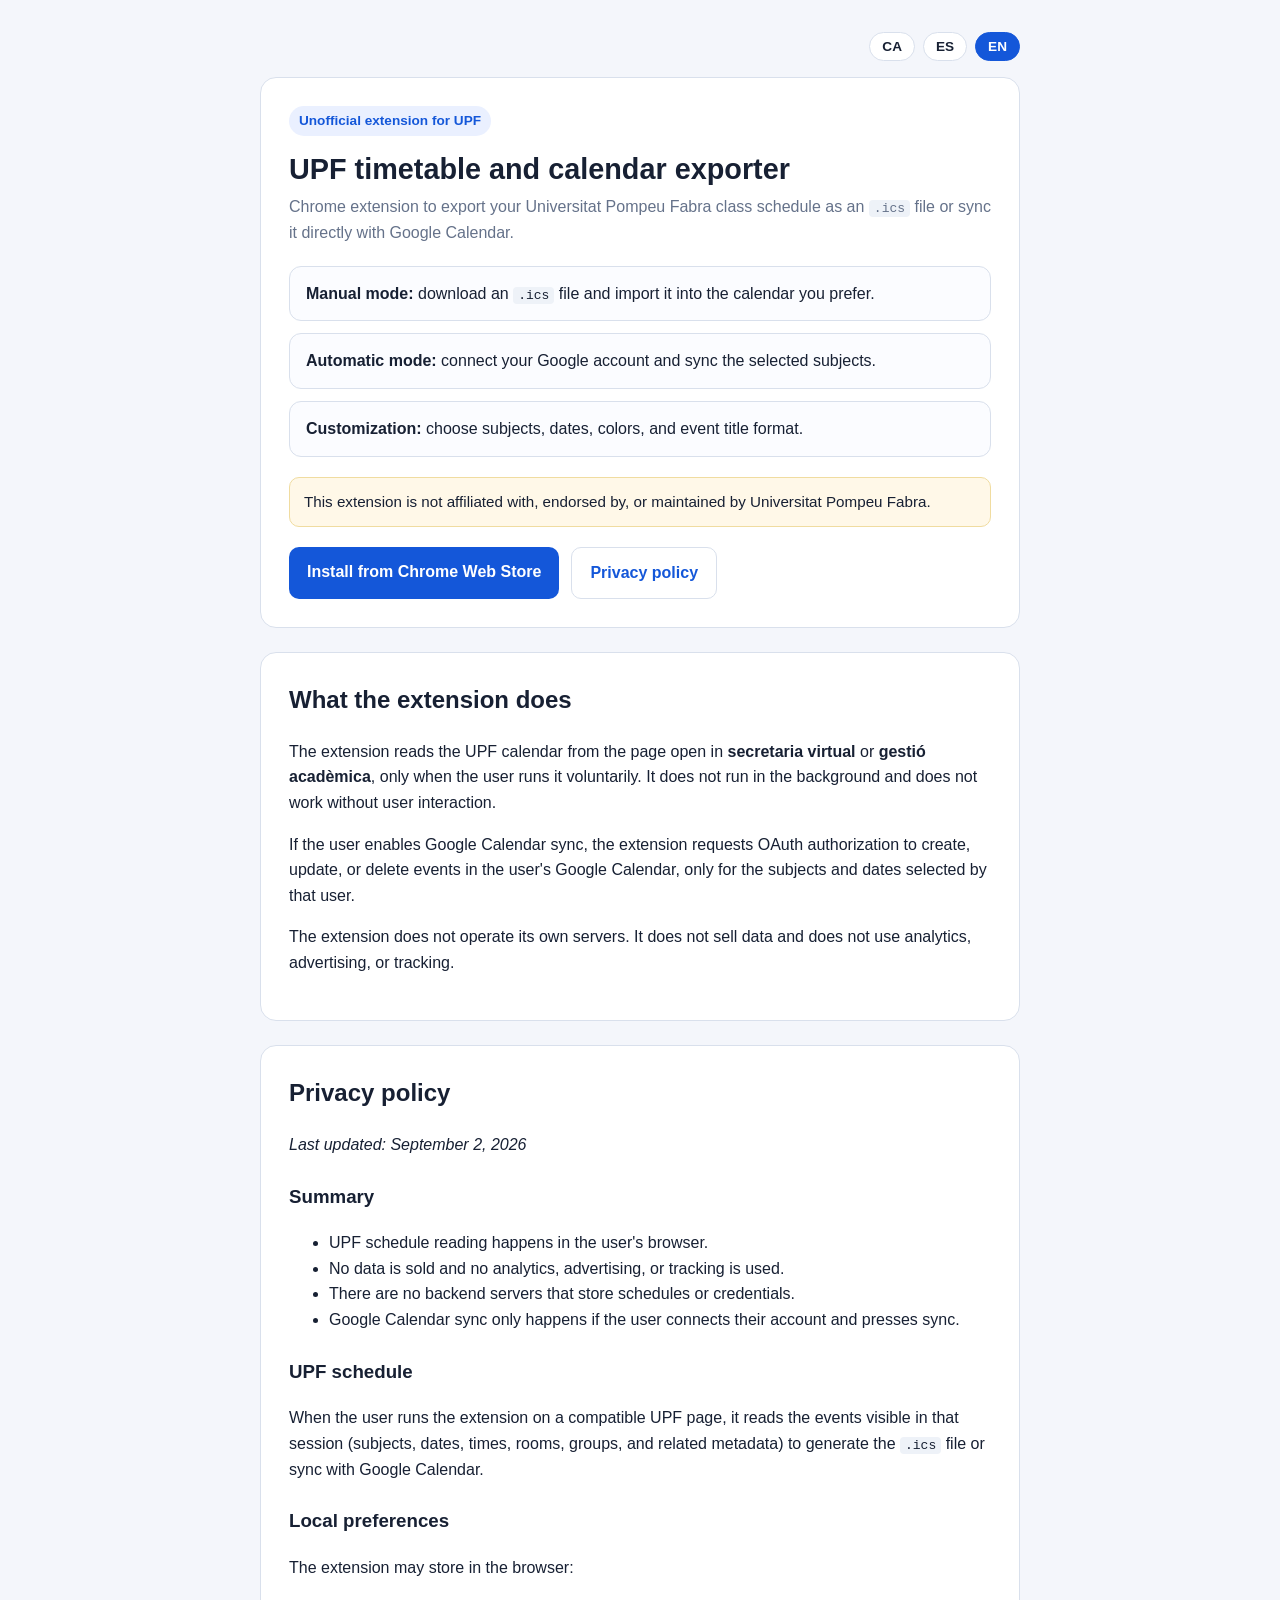
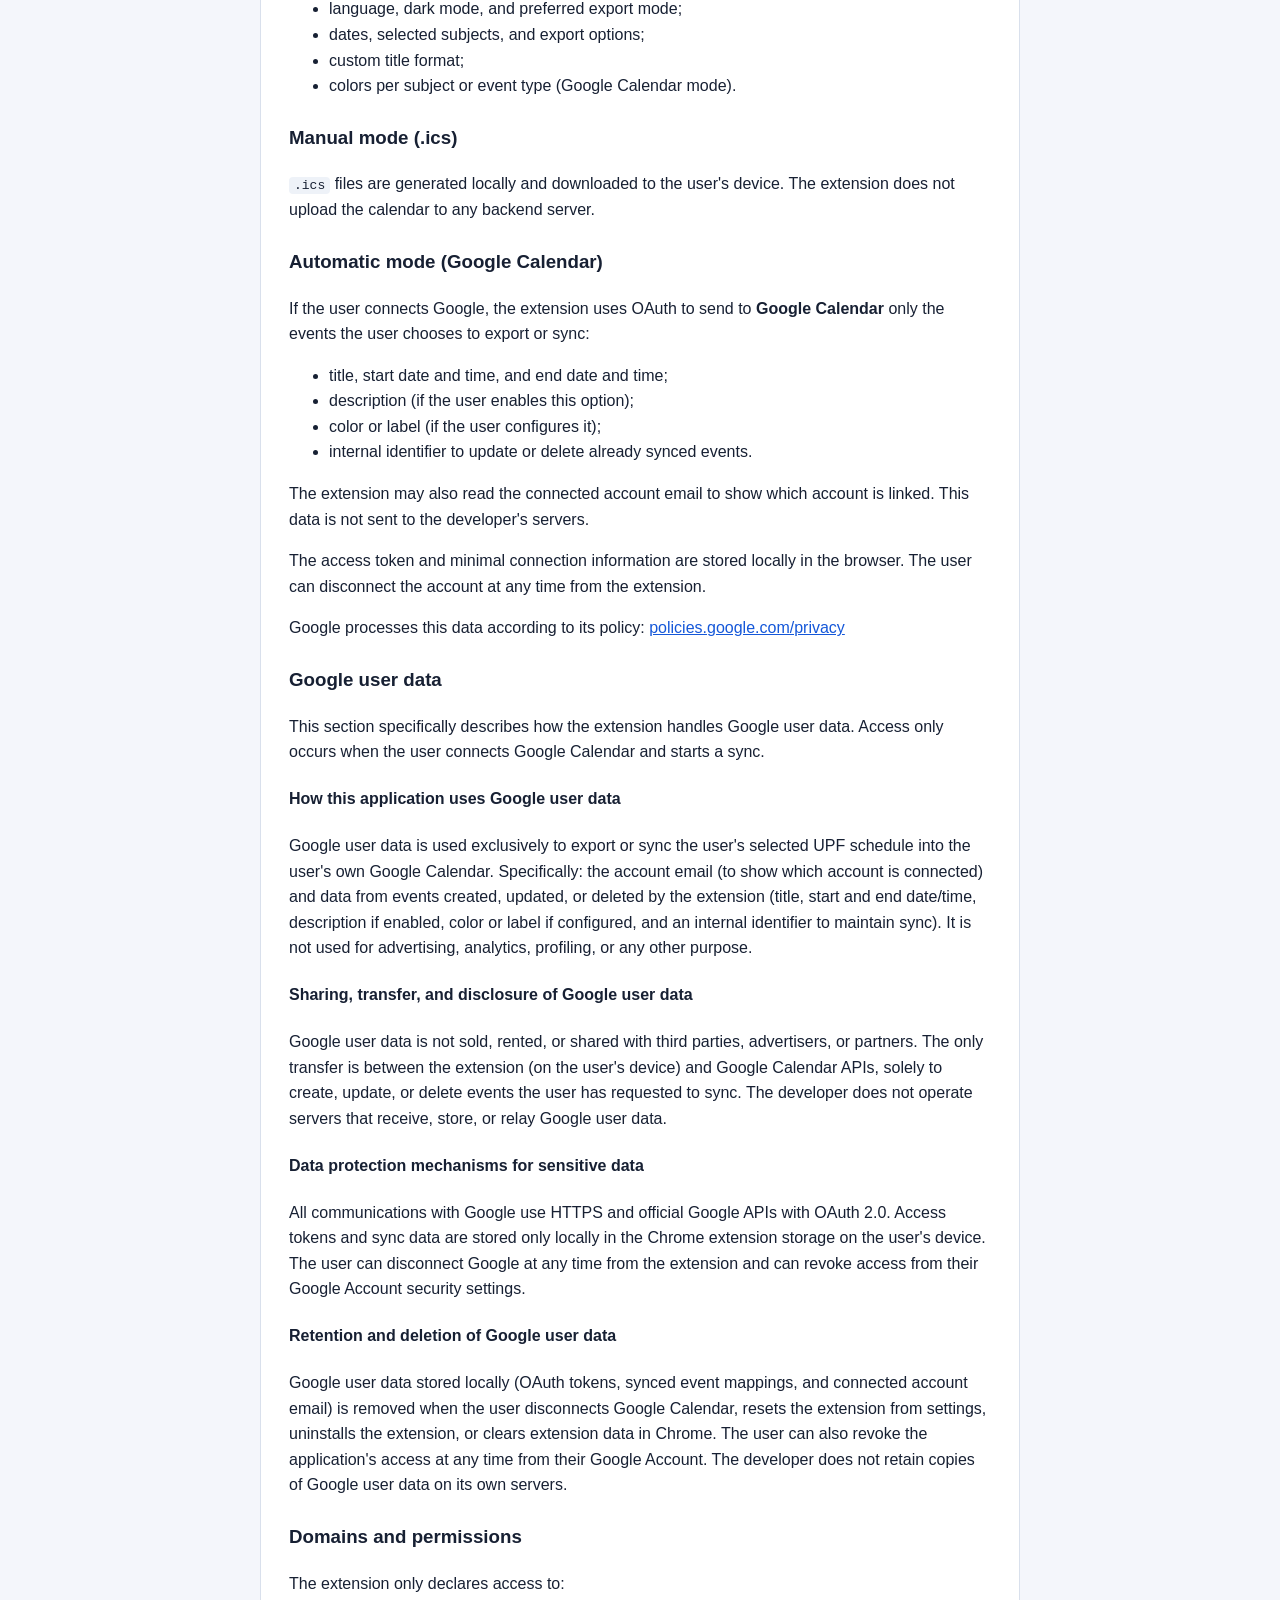
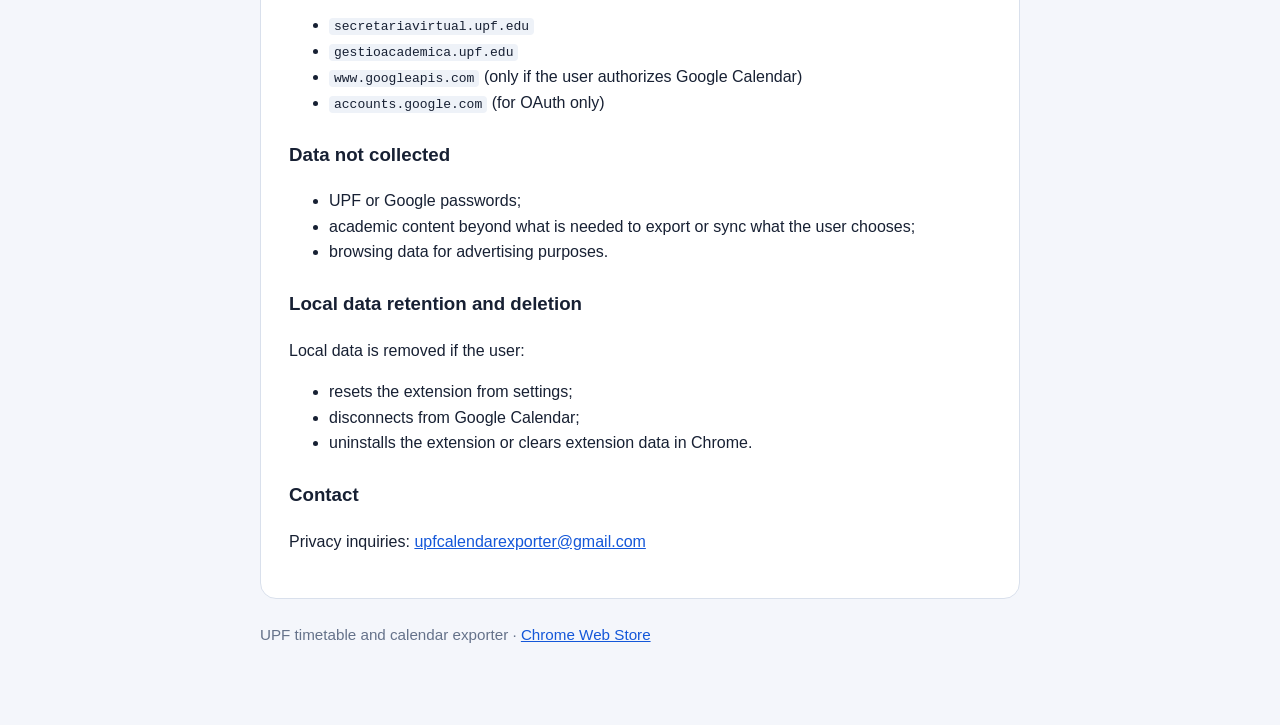
<file: docs/index.html>
<!doctype html>
<html lang="ca">
<head>
  <meta charset="utf-8">
  <meta name="viewport" content="width=device-width, initial-scale=1">
  <title>Exportador d'horari i calendari UPF</title>
  <style>
    :root {
      --bg: #f4f6fb;
      --card: #ffffff;
      --text: #172033;
      --muted: #65728a;
      --primary: #1457d9;
      --border: #d9e0ec;
    }

    * { box-sizing: border-box; }

    body {
      margin: 0;
      font-family: Arial, sans-serif;
      line-height: 1.6;
      color: var(--text);
      background: var(--bg);
    }

    .wrap {
      max-width: 800px;
      margin: 0 auto;
      padding: 32px 20px 64px;
    }

    .lang-bar {
      display: flex;
      justify-content: flex-end;
      gap: 8px;
      margin-bottom: 16px;
    }

    .lang-btn {
      border: 1px solid var(--border);
      background: var(--card);
      color: var(--text);
      border-radius: 999px;
      padding: 6px 12px;
      font-size: 0.85rem;
      font-weight: 700;
      cursor: pointer;
    }

    .lang-btn.is-active {
      background: var(--primary);
      border-color: var(--primary);
      color: #fff;
    }

    .hero {
      background: var(--card);
      border: 1px solid var(--border);
      border-radius: 16px;
      padding: 28px;
      margin-bottom: 24px;
    }

    h1 {
      margin: 0 0 8px;
      font-size: 1.8rem;
      line-height: 1.2;
    }

    .subtitle {
      margin: 0 0 20px;
      color: var(--muted);
    }

    .badge {
      display: inline-block;
      margin-bottom: 16px;
      padding: 4px 10px;
      border-radius: 999px;
      background: #eaf0ff;
      color: var(--primary);
      font-size: 0.85rem;
      font-weight: 700;
    }

    .actions {
      display: flex;
      flex-wrap: wrap;
      gap: 12px;
      margin-top: 20px;
    }

    .btn {
      display: inline-block;
      padding: 12px 18px;
      border-radius: 10px;
      text-decoration: none;
      font-weight: 700;
    }

    .btn-primary {
      background: var(--primary);
      color: #fff;
    }

    .btn-secondary {
      background: #fff;
      color: var(--primary);
      border: 1px solid var(--border);
    }

    .features {
      display: grid;
      gap: 12px;
      margin: 20px 0 0;
      padding: 0;
      list-style: none;
    }

    .features li {
      background: #fbfcff;
      border: 1px solid var(--border);
      border-radius: 12px;
      padding: 14px 16px;
    }

    .section {
      background: var(--card);
      border: 1px solid var(--border);
      border-radius: 16px;
      padding: 28px;
      margin-bottom: 24px;
    }

    .section h2 {
      margin-top: 0;
    }

    .section h3 {
      margin-top: 24px;
    }

    .notice {
      padding: 12px 14px;
      border-radius: 10px;
      background: #fff8e8;
      border: 1px solid #f0dca0;
      font-size: 0.95rem;
    }

    .footer {
      color: var(--muted);
      font-size: 0.95rem;
    }

    a { color: var(--primary); }

    code {
      background: #eef2f8;
      padding: 1px 5px;
      border-radius: 4px;
    }
  </style>
</head>
<body>
  <div class="wrap">
    <noscript>
      <p class="notice">
        This page supports Catalan, Spanish, and English. Please enable JavaScript to switch languages,
        or read the privacy policy sections below in the default language.
      </p>
    </noscript>
    <div class="lang-bar" role="navigation" aria-label="Language">
      <button type="button" class="lang-btn" data-lang="ca">CA</button>
      <button type="button" class="lang-btn" data-lang="es">ES</button>
      <button type="button" class="lang-btn" data-lang="en">EN</button>
    </div>

    <section class="hero">
      <span class="badge" data-i18n="badge"></span>
      <h1 data-i18n="title"></h1>
      <p class="subtitle" data-i18n="subtitle"></p>

      <ul class="features">
        <li data-i18n="featureManual"></li>
        <li data-i18n="featureAuto"></li>
        <li data-i18n="featureCustom"></li>
      </ul>

      <p class="notice" style="margin-top: 20px;" data-i18n="disclaimer"></p>

      <div class="actions">
        <a class="btn btn-primary" href="https://chromewebstore.google.com/detail/ijndcdclgmgbmdmcppklikbmdgbapaig" target="_blank" rel="noopener noreferrer" data-i18n="installBtn"></a>
        <a class="btn btn-secondary" href="#privacidad" data-i18n="privacyBtn"></a>
      </div>
    </section>

    <section class="section">
      <h2 data-i18n="whatTitle"></h2>
      <p data-i18n="whatP1"></p>
      <p data-i18n="whatP2"></p>
      <p data-i18n="whatP3"></p>
    </section>

    <section class="section" id="privacidad">
      <h2 data-i18n="privacyTitle"></h2>
      <p><em data-i18n="privacyUpdated"></em></p>

      <h3 data-i18n="summaryTitle"></h3>
      <ul>
        <li data-i18n="summary1"></li>
        <li data-i18n="summary2"></li>
        <li data-i18n="summary3"></li>
        <li data-i18n="summary4"></li>
      </ul>

      <h3 data-i18n="upfTitle"></h3>
      <p data-i18n="upfText"></p>

      <h3 data-i18n="prefsTitle"></h3>
      <p data-i18n="prefsIntro"></p>
      <ul>
        <li data-i18n="prefs1"></li>
        <li data-i18n="prefs2"></li>
        <li data-i18n="prefs3"></li>
        <li data-i18n="prefs4"></li>
      </ul>

      <h3 data-i18n="manualTitle"></h3>
      <p data-i18n="manualText"></p>

      <h3 data-i18n="autoTitle"></h3>
      <p data-i18n="autoIntro"></p>
      <ul>
        <li data-i18n="auto1"></li>
        <li data-i18n="auto2"></li>
        <li data-i18n="auto3"></li>
        <li data-i18n="auto4"></li>
      </ul>
      <p data-i18n="autoEmail"></p>
      <p data-i18n="autoToken"></p>
      <p data-i18n="autoGooglePolicy"></p>

      <h3 data-i18n="googleDataTitle"></h3>
      <p data-i18n="googleDataIntro"></p>

      <h4 data-i18n="googleUseTitle"></h4>
      <p data-i18n="googleUseText"></p>

      <h4 data-i18n="googleShareTitle"></h4>
      <p data-i18n="googleShareText"></p>

      <h4 data-i18n="googleProtectTitle"></h4>
      <p data-i18n="googleProtectText"></p>

      <h4 data-i18n="googleRetentionTitle"></h4>
      <p data-i18n="googleRetentionText"></p>

      <h3 data-i18n="domainsTitle"></h3>
      <p data-i18n="domainsIntro"></p>
      <ul>
        <li><code>secretariavirtual.upf.edu</code></li>
        <li><code>gestioacademica.upf.edu</code></li>
        <li data-i18n="domainGoogleApi"></li>
        <li data-i18n="domainOAuth"></li>
      </ul>

      <h3 data-i18n="notCollectedTitle"></h3>
      <ul>
        <li data-i18n="notCollected1"></li>
        <li data-i18n="notCollected2"></li>
        <li data-i18n="notCollected3"></li>
      </ul>

      <h3 data-i18n="localRetentionTitle"></h3>
      <p data-i18n="localRetentionIntro"></p>
      <ul>
        <li data-i18n="localRetention1"></li>
        <li data-i18n="localRetention2"></li>
        <li data-i18n="localRetention3"></li>
      </ul>

      <h3 data-i18n="contactTitle"></h3>
      <p>
        <span data-i18n="contactText"></span>
        <a href="mailto:upfcalendarexporter@gmail.com">upfcalendarexporter@gmail.com</a>
      </p>
    </section>

    <p class="footer">
      <span data-i18n="footer"></span>
      <a href="https://chromewebstore.google.com/detail/ijndcdclgmgbmdmcppklikbmdgbapaig" target="_blank" rel="noopener noreferrer">Chrome Web Store</a>
    </p>
  </div>

  <script>
    const STORE_URL = "https://chromewebstore.google.com/detail/ijndcdclgmgbmdmcppklikbmdgbapaig";
    const GOOGLE_PRIVACY_URL = "https://policies.google.com/privacy";

    const I18N = {
      ca: {
        pageTitle: "Exportador d'horari i calendari UPF",
        badge: "Extensió no oficial per a la UPF",
        title: "Exportador d'horari i calendari UPF",
        subtitle: "Extensió de Chrome per exportar l'horari de classes de la Universitat Pompeu Fabra com a arxiu <code>.ics</code> o sincronitzar-lo directament amb Google Calendar.",
        featureManual: "<strong>Mode manual:</strong> descarrega un arxiu <code>.ics</code> i importa'l al calendari que prefereixis.",
        featureAuto: "<strong>Mode automàtic:</strong> connecta el teu compte de Google i sincronitza les assignatures seleccionades.",
        featureCustom: "<strong>Personalització:</strong> tria matèries, dates, colors i format dels títols dels esdeveniments.",
        disclaimer: "Aquesta extensió no està afiliada, avalada ni mantinguda per la Universitat Pompeu Fabra.",
        installBtn: "Instal·lar des de Chrome Web Store",
        privacyBtn: "Política de privacitat",
        whatTitle: "Què fa l'extensió",
        whatP1: "L'extensió llegeix el calendari de la UPF des de la pàgina oberta a la <strong>secretaria virtual</strong> o <strong>gestió acadèmica</strong>, només quan l'usuari l'executa voluntàriament. No funciona en segon pla ni sense interacció de l'usuari.",
        whatP2: "Si l'usuari activa la sincronització amb Google Calendar, l'extensió demana autorització OAuth per crear, actualitzar o eliminar esdeveniments al calendari de Google de l'usuari, únicament per a les assignatures i dates que aquest seleccioni.",
        whatP3: "L'extensió no opera servidors propis. No ven dades ni utilitza analítiques, publicitat ni seguiment.",
        privacyTitle: "Política de privacitat",
        privacyUpdated: "Última actualització: 2 de setembre de 2026",
        summaryTitle: "Resum",
        summary1: "La lectura de l'horari UPF es fa al navegador de l'usuari.",
        summary2: "No es venen dades ni s'utilitzen analítiques, publicitat ni seguiment.",
        summary3: "No hi ha servidors propis que emmagatzemin horaris o credencials.",
        summary4: "La sincronització amb Google Calendar només passa si l'usuari connecta el compte i prem sincronitzar.",
        upfTitle: "Horari UPF",
        upfText: "Quan l'usuari utilitza l'extensió en una pàgina compatible de la UPF, aquesta llegeix els esdeveniments visibles en aquella sessió (assignatures, dates, hores, aules, grups i metadades relacionades) per generar l'arxiu <code>.ics</code> o sincronitzar amb Google Calendar.",
        prefsTitle: "Preferències locals",
        prefsIntro: "L'extensió pot desar al navegador:",
        prefs1: "idioma, mode fosc i mode d'exportació preferit;",
        prefs2: "dates, matèries seleccionades i opcions d'exportació;",
        prefs3: "format personalitzat dels títols;",
        prefs4: "colors per matèria o tipus d'esdeveniment (mode Google Calendar).",
        manualTitle: "Mode manual (.ics)",
        manualText: "Els arxius <code>.ics</code> es generen localment i es descarreguen al dispositiu de l'usuari. L'extensió no puja el calendari a cap servidor propi.",
        autoTitle: "Mode automàtic (Google Calendar)",
        autoIntro: "Si l'usuari connecta Google, l'extensió utilitza OAuth per enviar a <strong>Google Calendar</strong> només els esdeveniments que decideix exportar o sincronitzar:",
        auto1: "títol, data i hora d'inici i fi;",
        auto2: "descripció (si l'usuari activa aquesta opció);",
        auto3: "color o etiqueta (si l'usuari la configura);",
        auto4: "identificador intern per actualitzar o eliminar esdeveniments ja sincronitzats.",
        autoEmail: "L'extensió també pot llegir el correu del compte connectat per mostrar amb quin compte està vinculada. Aquesta dada no s'envia a servidors del desenvolupador.",
        autoToken: "El token d'accés i la informació mínima de connexió es desen localment al navegador. L'usuari pot desconnectar el compte en qualsevol moment des de l'extensió.",
        autoGooglePolicy: "Google tracta aquestes dades segons la seva política: <a href=\"" + GOOGLE_PRIVACY_URL + "\" target=\"_blank\" rel=\"noopener noreferrer\">policies.google.com/privacy</a>",
        googleDataTitle: "Dades d'usuari de Google",
        googleDataIntro: "Aquesta secció descriu específicament com l'extensió tracta les dades d'usuari de Google. L'accés només es produeix quan l'usuari connecta Google Calendar i inicia una sincronització.",
        googleUseTitle: "Com usa l'aplicació les dades d'usuari de Google",
        googleUseText: "Les dades d'usuari de Google s'utilitzen exclusivament per exportar o sincronitzar l'horari UPF seleccionat per l'usuari al seu propi Google Calendar. Concretament: el correu del compte (per mostrar quin compte està connectat) i les dades dels esdeveniments creats, actualitzats o eliminats per l'extensió (títol, data i hora d'inici i fi, descripció si està activada, color o etiqueta si està configurada, i un identificador intern per mantenir la sincronització). No s'utilitzen per publicitat, analítiques, perfilat ni cap altre propòsit.",
        googleShareTitle: "Compartició, transferència i divulgació de dades d'usuari de Google",
        googleShareText: "Les dades d'usuari de Google no es venen, es lloguen ni es comparteixen amb tercers, anunciants ni socis. L'única transferència és entre l'extensió (al dispositiu de l'usuari) i les API de Google Calendar, únicament per crear, actualitzar o eliminar els esdeveniments que l'usuari ha demanat sincronitzar. El desenvolupador no opera servidors que rebin, emmagatzemin o reenviïn dades d'usuari de Google.",
        googleProtectTitle: "Mecanismes de protecció de dades sensibles",
        googleProtectText: "Totes les comunicacions amb Google es fan mitjançant HTTPS i les API oficials de Google amb OAuth 2.0. Els tokens d'accés i les dades de sincronització es desen només localment a l'emmagatzematge de l'extensió de Chrome al dispositiu de l'usuari. L'usuari pot desconnectar Google en qualsevol moment des de l'extensió i pot revocar l'accés des de la configuració de seguretat del seu compte de Google.",
        googleRetentionTitle: "Conservació i eliminació de dades d'usuari de Google",
        googleRetentionText: "Les dades d'usuari de Google emmagatzemades localment (tokens OAuth, mapatge d'esdeveniments sincronitzats i correu del compte connectat) s'eliminen quan l'usuari es desconnecta de Google Calendar, reinicia l'extensió des de la configuració, desinstal·la l'extensió o esborra les dades d'extensions a Chrome. L'usuari també pot revocar l'accés de l'aplicació en qualsevol moment des del seu compte de Google. El desenvolupador no conserva còpies de dades d'usuari de Google en servidors propis.",
        domainsTitle: "Dominis i permisos",
        domainsIntro: "L'extensió només declara accés a:",
        domainGoogleApi: "<code>www.googleapis.com</code> (només si l'usuari autoritza Google Calendar)",
        domainOAuth: "<code>accounts.google.com</code> (només per a OAuth)",
        notCollectedTitle: "Dades que no es recullen",
        notCollected1: "contrasenyes de la UPF o de Google;",
        notCollected2: "contingut acadèmic fora del necessari per exportar o sincronitzar el que l'usuari tria;",
        notCollected3: "dades de navegació amb finalitats publicitàries.",
        localRetentionTitle: "Conservació i eliminació de dades locals",
        localRetentionIntro: "Les dades locals s'eliminen si l'usuari:",
        localRetention1: "reinicia l'extensió des de la configuració;",
        localRetention2: "es desconnecta de Google Calendar;",
        localRetention3: "desinstal·la l'extensió o esborra les dades d'extensions a Chrome.",
        contactTitle: "Contacte",
        contactText: "Consultes sobre privacitat:",
        footer: "Exportador d'horari i calendari UPF ·"
      },
      es: {
        pageTitle: "Exportador de horario y calendario UPF",
        badge: "Extensión no oficial para la UPF",
        title: "Exportador de horario y calendario UPF",
        subtitle: "Extensión de Chrome para exportar el horario de clases de la Universitat Pompeu Fabra como archivo <code>.ics</code> o sincronizarlo directamente con Google Calendar.",
        featureManual: "<strong>Modo manual:</strong> descarga un archivo <code>.ics</code> e impórtalo en el calendario que prefieras.",
        featureAuto: "<strong>Modo automático:</strong> conecta tu cuenta de Google y sincroniza las asignaturas seleccionadas.",
        featureCustom: "<strong>Personalización:</strong> elige materias, fechas, colores y formato de los títulos de los eventos.",
        disclaimer: "Esta extensión no está afiliada, avalada ni mantenida por la Universitat Pompeu Fabra.",
        installBtn: "Instalar desde Chrome Web Store",
        privacyBtn: "Política de privacidad",
        whatTitle: "Qué hace la extensión",
        whatP1: "La extensión lee el calendario de la UPF desde la página abierta en la <strong>secretaría virtual</strong> o <strong>gestión académica</strong>, solo cuando el usuario la ejecuta voluntariamente. No funciona en segundo plano ni sin interacción del usuario.",
        whatP2: "Si el usuario activa la sincronización con Google Calendar, la extensión solicita autorización OAuth para crear, actualizar o eliminar eventos en el calendario de Google del usuario, únicamente para las asignaturas y fechas que este seleccione.",
        whatP3: "La extensión no opera servidores propios. No vende datos ni utiliza analíticas, publicidad ni seguimiento.",
        privacyTitle: "Política de privacidad",
        privacyUpdated: "Última actualización: 2 de septiembre de 2026",
        summaryTitle: "Resumen",
        summary1: "La lectura del horario UPF se realiza en el navegador del usuario.",
        summary2: "No se venden datos ni se utilizan analíticas, publicidad ni seguimiento.",
        summary3: "No hay servidores propios que almacenen horarios o credenciales.",
        summary4: "La sincronización con Google Calendar solo ocurre si el usuario conecta la cuenta y pulsa sincronizar.",
        upfTitle: "Horario UPF",
        upfText: "Cuando el usuario utiliza la extensión en una página compatible de la UPF, esta lee los eventos visibles en esa sesión (asignaturas, fechas, horas, aulas, grupos y metadatos relacionados) para generar el archivo <code>.ics</code> o sincronizar con Google Calendar.",
        prefsTitle: "Preferencias locales",
        prefsIntro: "La extensión puede guardar en el navegador:",
        prefs1: "idioma, modo oscuro y modo de exportación preferido;",
        prefs2: "fechas, materias seleccionadas y opciones de exportación;",
        prefs3: "formato personalizado de los títulos;",
        prefs4: "colores por materia o tipo de evento (modo Google Calendar).",
        manualTitle: "Modo manual (.ics)",
        manualText: "Los archivos <code>.ics</code> se generan localmente y se descargan en el dispositivo del usuario. La extensión no sube el calendario a ningún servidor propio.",
        autoTitle: "Modo automático (Google Calendar)",
        autoIntro: "Si el usuario conecta Google, la extensión utiliza OAuth para enviar a <strong>Google Calendar</strong> solo los eventos que decide exportar o sincronizar:",
        auto1: "título, fecha y hora de inicio y fin;",
        auto2: "descripción (si el usuario activa esta opción);",
        auto3: "color o etiqueta (si el usuario la configura);",
        auto4: "identificador interno para actualizar o eliminar eventos ya sincronizados.",
        autoEmail: "La extensión también puede leer el correo de la cuenta conectada para mostrar con qué cuenta está vinculada. Este dato no se envía a servidores del desarrollador.",
        autoToken: "El token de acceso y la información mínima de conexión se guardan localmente en el navegador. El usuario puede desconectar la cuenta en cualquier momento desde la extensión.",
        autoGooglePolicy: "Google trata estos datos según su política: <a href=\"" + GOOGLE_PRIVACY_URL + "\" target=\"_blank\" rel=\"noopener noreferrer\">policies.google.com/privacy</a>",
        googleDataTitle: "Datos de usuario de Google",
        googleDataIntro: "Esta sección describe específicamente cómo la extensión trata los datos de usuario de Google. El acceso solo ocurre cuando el usuario conecta Google Calendar e inicia una sincronización.",
        googleUseTitle: "Cómo usa la aplicación los datos de usuario de Google",
        googleUseText: "Los datos de usuario de Google se utilizan exclusivamente para exportar o sincronizar el horario UPF seleccionado por el usuario en su propio Google Calendar. En concreto: el correo de la cuenta (para mostrar qué cuenta está conectada) y los datos de los eventos creados, actualizados o eliminados por la extensión (título, fecha y hora de inicio y fin, descripción si está activada, color o etiqueta si está configurada, y un identificador interno para mantener la sincronización). No se utilizan para publicidad, analíticas, perfilado ni ningún otro propósito.",
        googleShareTitle: "Compartición, transferencia y divulgación de datos de usuario de Google",
        googleShareText: "Los datos de usuario de Google no se venden, alquilan ni comparten con terceros, anunciantes ni socios. La única transferencia es entre la extensión (en el dispositivo del usuario) y las API de Google Calendar, únicamente para crear, actualizar o eliminar los eventos que el usuario ha solicitado sincronizar. El desarrollador no opera servidores que reciban, almacenen o reenvíen datos de usuario de Google.",
        googleProtectTitle: "Mecanismos de protección de datos sensibles",
        googleProtectText: "Todas las comunicaciones con Google se realizan mediante HTTPS y las API oficiales de Google con OAuth 2.0. Los tokens de acceso y los datos de sincronización se almacenan solo localmente en el almacenamiento de la extensión de Chrome en el dispositivo del usuario. El usuario puede desconectar Google en cualquier momento desde la extensión y puede revocar el acceso desde la configuración de seguridad de su cuenta de Google.",
        googleRetentionTitle: "Conservación y eliminación de datos de usuario de Google",
        googleRetentionText: "Los datos de usuario de Google almacenados localmente (tokens OAuth, mapeo de eventos sincronizados y correo de la cuenta conectada) se eliminan cuando el usuario se desconecta de Google Calendar, reinicia la extensión desde la configuración, desinstala la extensión o borra los datos de extensiones en Chrome. El usuario también puede revocar el acceso de la aplicación en cualquier momento desde su cuenta de Google. El desarrollador no conserva copias de datos de usuario de Google en servidores propios.",
        domainsTitle: "Dominios y permisos",
        domainsIntro: "La extensión solo declara acceso a:",
        domainGoogleApi: "<code>www.googleapis.com</code> (solo si el usuario autoriza Google Calendar)",
        domainOAuth: "<code>accounts.google.com</code> (solo para OAuth)",
        notCollectedTitle: "Datos que no se recopilan",
        notCollected1: "contraseñas de la UPF o de Google;",
        notCollected2: "contenido académico fuera de lo necesario para exportar o sincronizar lo que el usuario elige;",
        notCollected3: "datos de navegación con fines publicitarios.",
        localRetentionTitle: "Conservación y eliminación de datos locales",
        localRetentionIntro: "Los datos locales se eliminan si el usuario:",
        localRetention1: "reinicia la extensión desde la configuración;",
        localRetention2: "se desconecta de Google Calendar;",
        localRetention3: "desinstala la extensión o borra los datos de extensiones en Chrome.",
        contactTitle: "Contacto",
        contactText: "Consultas sobre privacidad:",
        footer: "Exportador de horario y calendario UPF ·"
      },
      en: {
        pageTitle: "UPF timetable and calendar exporter",
        badge: "Unofficial extension for UPF",
        title: "UPF timetable and calendar exporter",
        subtitle: "Chrome extension to export your Universitat Pompeu Fabra class schedule as an <code>.ics</code> file or sync it directly with Google Calendar.",
        featureManual: "<strong>Manual mode:</strong> download an <code>.ics</code> file and import it into the calendar you prefer.",
        featureAuto: "<strong>Automatic mode:</strong> connect your Google account and sync the selected subjects.",
        featureCustom: "<strong>Customization:</strong> choose subjects, dates, colors, and event title format.",
        disclaimer: "This extension is not affiliated with, endorsed by, or maintained by Universitat Pompeu Fabra.",
        installBtn: "Install from Chrome Web Store",
        privacyBtn: "Privacy policy",
        whatTitle: "What the extension does",
        whatP1: "The extension reads the UPF calendar from the page open in <strong>secretaria virtual</strong> or <strong>gestió acadèmica</strong>, only when the user runs it voluntarily. It does not run in the background and does not work without user interaction.",
        whatP2: "If the user enables Google Calendar sync, the extension requests OAuth authorization to create, update, or delete events in the user's Google Calendar, only for the subjects and dates selected by that user.",
        whatP3: "The extension does not operate its own servers. It does not sell data and does not use analytics, advertising, or tracking.",
        privacyTitle: "Privacy policy",
        privacyUpdated: "Last updated: September 2, 2026",
        summaryTitle: "Summary",
        summary1: "UPF schedule reading happens in the user's browser.",
        summary2: "No data is sold and no analytics, advertising, or tracking is used.",
        summary3: "There are no backend servers that store schedules or credentials.",
        summary4: "Google Calendar sync only happens if the user connects their account and presses sync.",
        upfTitle: "UPF schedule",
        upfText: "When the user runs the extension on a compatible UPF page, it reads the events visible in that session (subjects, dates, times, rooms, groups, and related metadata) to generate the <code>.ics</code> file or sync with Google Calendar.",
        prefsTitle: "Local preferences",
        prefsIntro: "The extension may store in the browser:",
        prefs1: "language, dark mode, and preferred export mode;",
        prefs2: "dates, selected subjects, and export options;",
        prefs3: "custom title format;",
        prefs4: "colors per subject or event type (Google Calendar mode).",
        manualTitle: "Manual mode (.ics)",
        manualText: "<code>.ics</code> files are generated locally and downloaded to the user's device. The extension does not upload the calendar to any backend server.",
        autoTitle: "Automatic mode (Google Calendar)",
        autoIntro: "If the user connects Google, the extension uses OAuth to send to <strong>Google Calendar</strong> only the events the user chooses to export or sync:",
        auto1: "title, start date and time, and end date and time;",
        auto2: "description (if the user enables this option);",
        auto3: "color or label (if the user configures it);",
        auto4: "internal identifier to update or delete already synced events.",
        autoEmail: "The extension may also read the connected account email to show which account is linked. This data is not sent to the developer's servers.",
        autoToken: "The access token and minimal connection information are stored locally in the browser. The user can disconnect the account at any time from the extension.",
        autoGooglePolicy: "Google processes this data according to its policy: <a href=\"" + GOOGLE_PRIVACY_URL + "\" target=\"_blank\" rel=\"noopener noreferrer\">policies.google.com/privacy</a>",
        googleDataTitle: "Google user data",
        googleDataIntro: "This section specifically describes how the extension handles Google user data. Access only occurs when the user connects Google Calendar and starts a sync.",
        googleUseTitle: "How this application uses Google user data",
        googleUseText: "Google user data is used exclusively to export or sync the user's selected UPF schedule into the user's own Google Calendar. Specifically: the account email (to show which account is connected) and data from events created, updated, or deleted by the extension (title, start and end date/time, description if enabled, color or label if configured, and an internal identifier to maintain sync). It is not used for advertising, analytics, profiling, or any other purpose.",
        googleShareTitle: "Sharing, transfer, and disclosure of Google user data",
        googleShareText: "Google user data is not sold, rented, or shared with third parties, advertisers, or partners. The only transfer is between the extension (on the user's device) and Google Calendar APIs, solely to create, update, or delete events the user has requested to sync. The developer does not operate servers that receive, store, or relay Google user data.",
        googleProtectTitle: "Data protection mechanisms for sensitive data",
        googleProtectText: "All communications with Google use HTTPS and official Google APIs with OAuth 2.0. Access tokens and sync data are stored only locally in the Chrome extension storage on the user's device. The user can disconnect Google at any time from the extension and can revoke access from their Google Account security settings.",
        googleRetentionTitle: "Retention and deletion of Google user data",
        googleRetentionText: "Google user data stored locally (OAuth tokens, synced event mappings, and connected account email) is removed when the user disconnects Google Calendar, resets the extension from settings, uninstalls the extension, or clears extension data in Chrome. The user can also revoke the application's access at any time from their Google Account. The developer does not retain copies of Google user data on its own servers.",
        domainsTitle: "Domains and permissions",
        domainsIntro: "The extension only declares access to:",
        domainGoogleApi: "<code>www.googleapis.com</code> (only if the user authorizes Google Calendar)",
        domainOAuth: "<code>accounts.google.com</code> (for OAuth only)",
        notCollectedTitle: "Data not collected",
        notCollected1: "UPF or Google passwords;",
        notCollected2: "academic content beyond what is needed to export or sync what the user chooses;",
        notCollected3: "browsing data for advertising purposes.",
        localRetentionTitle: "Local data retention and deletion",
        localRetentionIntro: "Local data is removed if the user:",
        localRetention1: "resets the extension from settings;",
        localRetention2: "disconnects from Google Calendar;",
        localRetention3: "uninstalls the extension or clears extension data in Chrome.",
        contactTitle: "Contact",
        contactText: "Privacy inquiries:",
        footer: "UPF timetable and calendar exporter ·"
      }
    };

    function detectLang() {
      const params = new URLSearchParams(window.location.search);
      const fromUrl = params.get("lang");
      if (fromUrl && I18N[fromUrl]) return fromUrl;
      const saved = localStorage.getItem("upf-site-lang");
      if (saved && I18N[saved]) return saved;
      const browser = (navigator.language || "en").slice(0, 2).toLowerCase();
      return I18N[browser] ? browser : "en";
    }

    function applyLang(lang) {
      const strings = I18N[lang] || I18N.ca;
      document.documentElement.lang = lang;
      document.title = strings.pageTitle;

      document.querySelectorAll("[data-i18n]").forEach((node) => {
        const key = node.getAttribute("data-i18n");
        if (!strings[key]) return;
        node.innerHTML = strings[key];
      });

      document.querySelectorAll(".lang-btn").forEach((btn) => {
        btn.classList.toggle("is-active", btn.getAttribute("data-lang") === lang);
      });

      localStorage.setItem("upf-site-lang", lang);
    }

    document.querySelectorAll(".lang-btn").forEach((btn) => {
      btn.addEventListener("click", () => applyLang(btn.getAttribute("data-lang")));
    });

    applyLang(detectLang());
  </script>
</body>
</html>
</file>
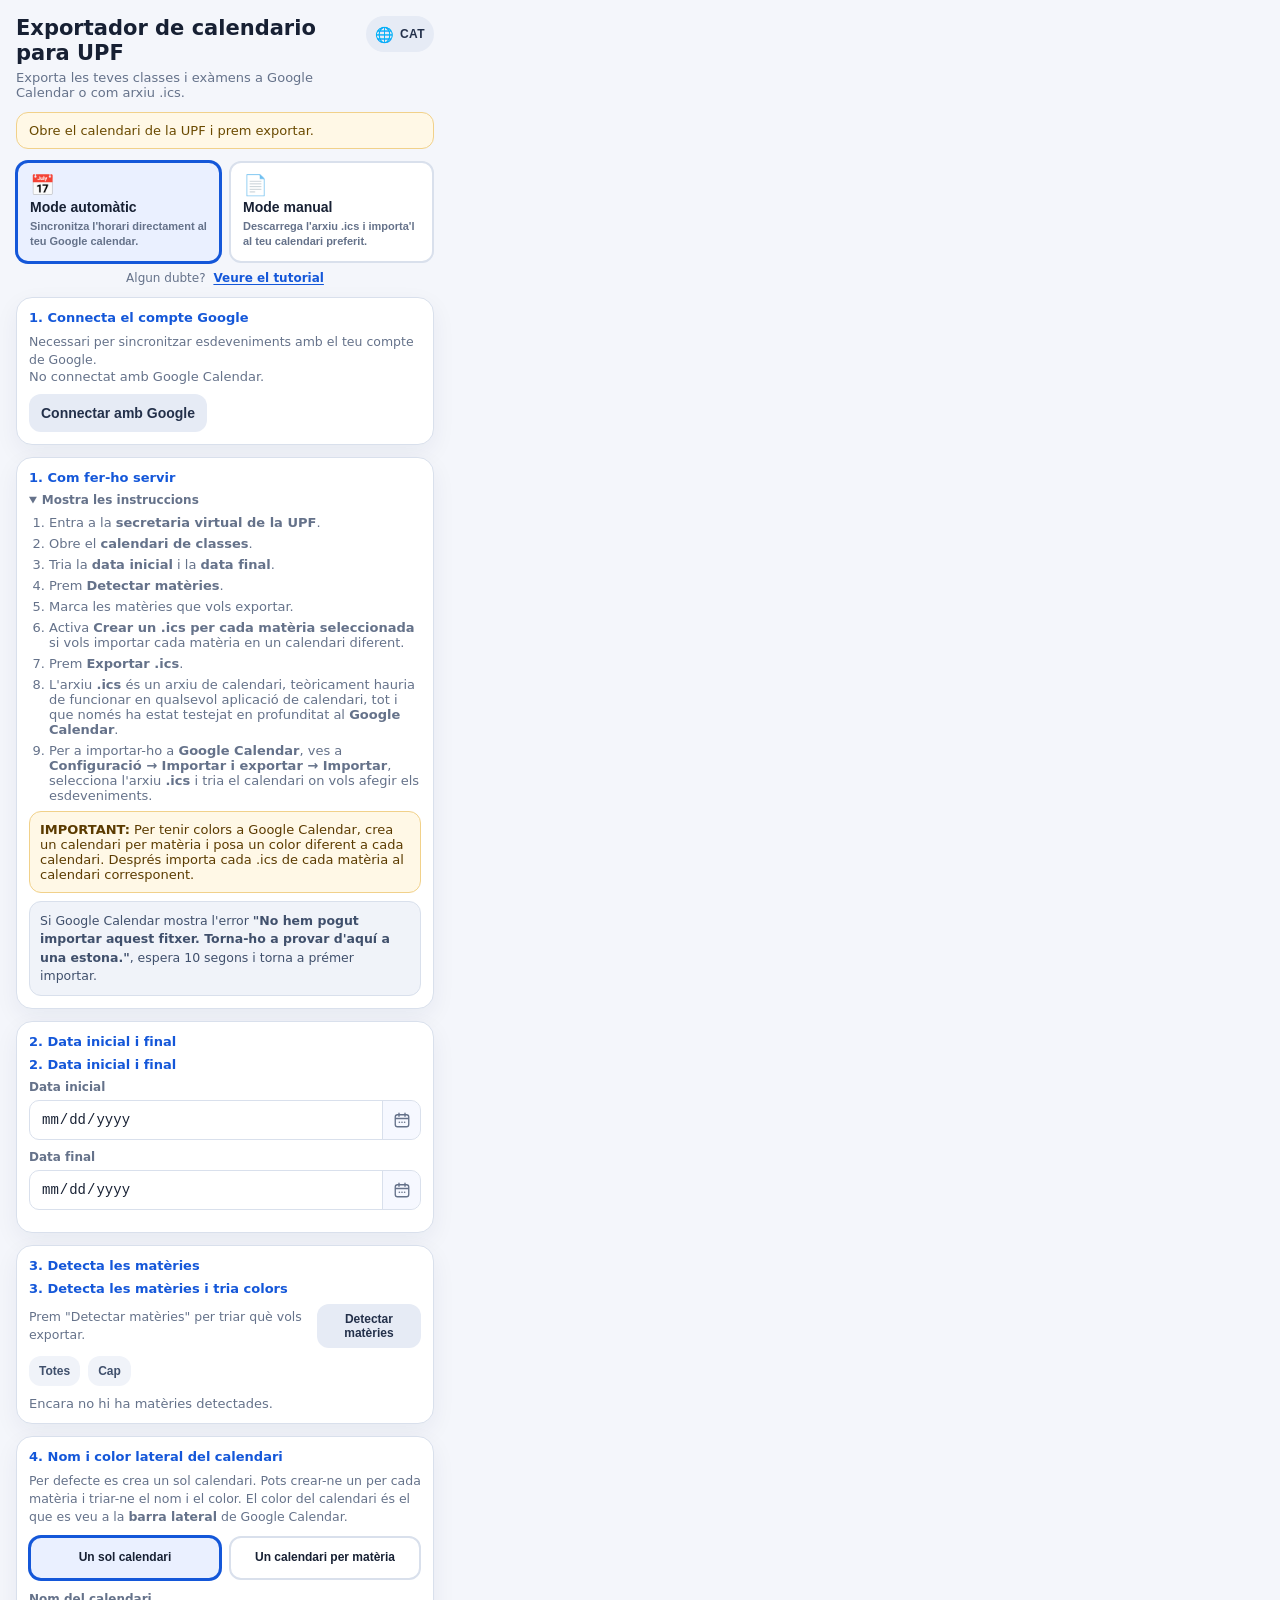
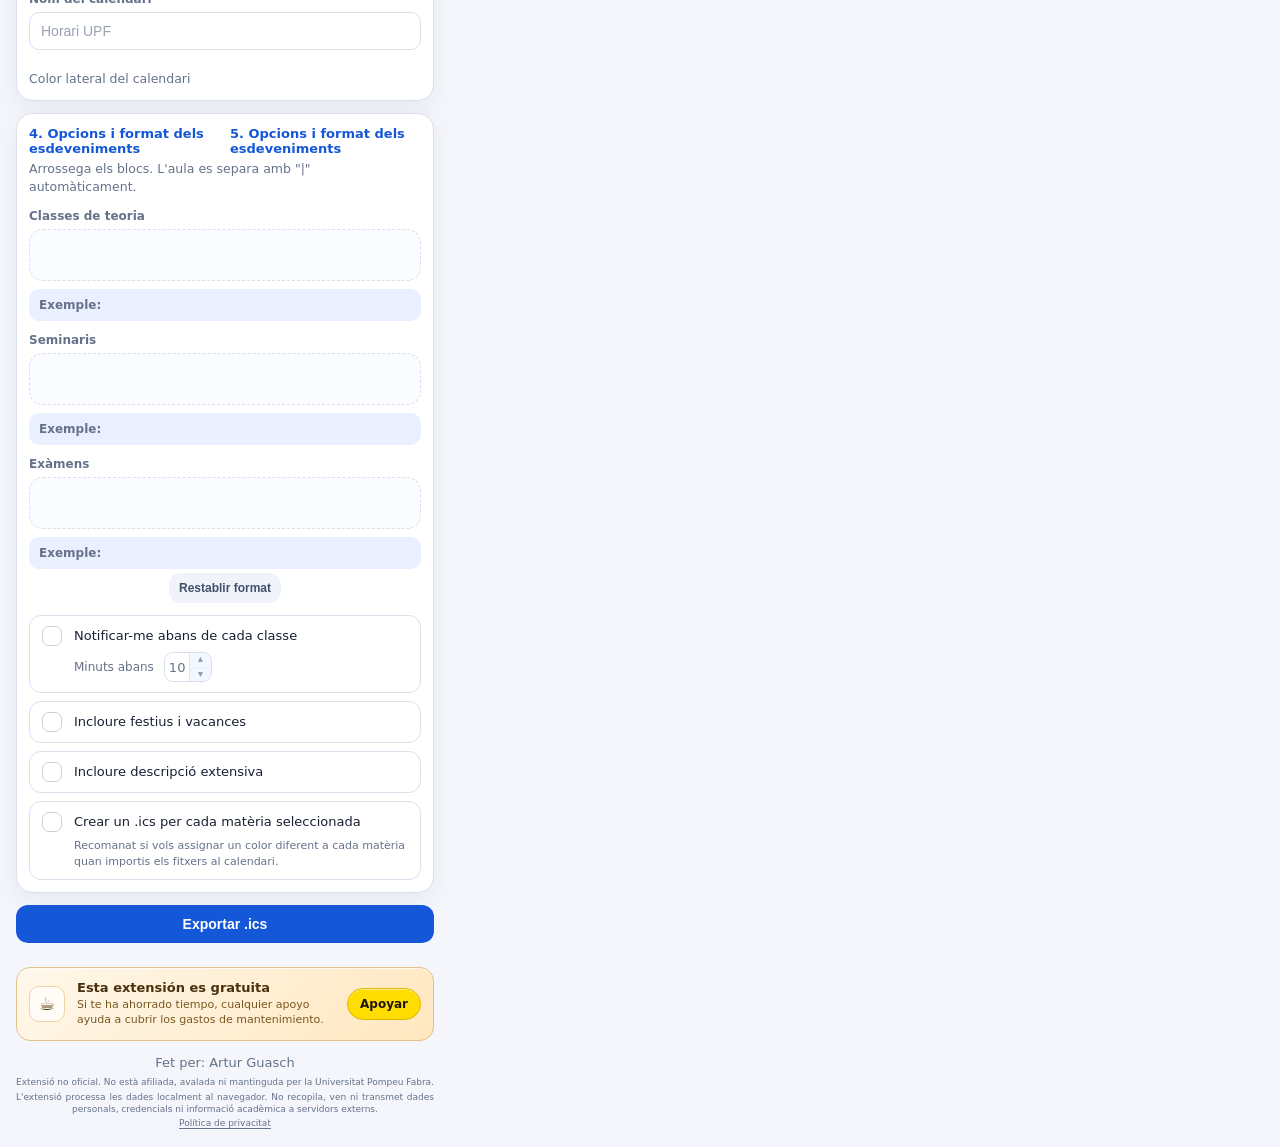
<file: popup.html>
<!doctype html>
<html lang="ca">
<head>
  <meta charset="utf-8">
  <title>Exportador de calendario para UPF</title>
  <link rel="stylesheet" href="popup.css">
</head>
<body>
  <main class="app">
    <header class="header">
      <div>
        <h1 data-i18n="appTitle">Exportador de calendario para UPF</h1>
        <p data-i18n="appSubtitle">Exporta les teves classes i exàmens a Google Calendar o com arxiu .ics.</p>
      </div>
      <button id="settingsBtn" class="lang-button" data-i18n-aria="ariaLanguage"><span class="globe">🌐</span><span id="langCode">CAT</span></button>
    </header>

    <section class="notice" id="pageNotice">
      Obre el calendari de la UPF i prem exportar.
    </section>

    <nav class="mode-picker" id="modePicker" data-i18n-aria="ariaModePicker">
      <button type="button" class="mode-card" data-mode="google" id="modeGoogleBtn" aria-pressed="true">
        <span class="mode-card-icon" aria-hidden="true">📅</span>
        <span class="mode-card-title" data-i18n="modeGoogleTitle">Mode automàtic</span>
        <span class="mode-card-hint" data-i18n="modeGoogleHint">Sincronitza l'horari directament al teu Google calendar.</span>
      </button>
      <button type="button" class="mode-card" data-mode="manual" id="modeManualBtn" aria-pressed="false">
        <span class="mode-card-icon" aria-hidden="true">📄</span>
        <span class="mode-card-title" data-i18n="modeManualTitle">Mode manual</span>
        <span class="mode-card-hint" data-i18n="modeManualHint">Descarrega l'arxiu .ics i importa'l al teu calendari preferit.</span>
      </button>
    </nav>

    <p class="tutorial-hint">
      <span data-i18n="tutorialDoubt">Algun dubte?</span>
      <a href="https://youtu.be/tbHzqdp6fEU" target="_blank" rel="noopener noreferrer" data-i18n="tutorialWatch">Veure el tutorial</a>
    </p>

    <section class="card google-only google-step-card" id="googleConnectStep">
      <p class="step-badge" data-i18n="googleStepConnect">1. Connecta el compte Google</p>
      <p class="mini" data-i18n="googleStepConnectHint">Necessari per sincronitzar esdeveniments amb el teu compte de Google.</p>
      <p class="google-status" id="googleStatus" data-i18n="googleNotConnected">No connectat amb Google Calendar.</p>
      <p class="mini google-setup hidden" id="googleRedirectUri"></p>
      <div class="google-actions">
        <button id="connectGoogleBtn" class="secondary" data-i18n="connectGoogle">Connectar amb Google</button>
        <button id="disconnectGoogleBtn" class="ghost small hidden" data-i18n="disconnectGoogle">Desconnectar</button>
      </div>
    </section>

    <section class="card manual-only manual-step-card" id="manualHelpStep">
      <p class="step-badge" data-i18n="manualStepHowTo">1. Com fer-ho servir</p>
      <details class="help-card" id="manualHelp" open>
        <summary class="help-summary" data-i18n="howToExpand">Mostra les instruccions</summary>
        <div class="help-content">
          <ol>
            <li data-i18n-html="help1">Entra a la <strong>secretaria virtual de la UPF</strong>.</li>
            <li data-i18n-html="help2">Obre el <strong>calendari de classes</strong>.</li>
            <li data-i18n-html="help3">Tria la <strong>data inicial</strong> i la <strong>data final</strong>.</li>
            <li data-i18n-html="help4">Prem <strong>Detectar matèries</strong>.</li>
            <li data-i18n-html="help5">Marca les matèries que vols exportar.</li>
            <li data-i18n-html="help6">Activa <strong>Crear un .ics per cada matèria seleccionada</strong> si vols importar cada matèria en un calendari diferent.</li>
            <li data-i18n-html="help7">Prem <strong>Exportar .ics</strong>.</li>
            <li data-i18n-html="help8">L'arxiu <strong>.ics</strong> és un arxiu de calendari, teòricament hauria de funcionar en qualsevol aplicació de calendari, tot i que només ha estat testejat en profunditat al <strong>Google Calendar</strong>.</li>
            <li data-i18n-html="help9">Per a importar-ho a <strong>Google Calendar</strong>, ves a <strong>Configuració → Importar i exportar → Importar</strong>, selecciona l'arxiu <strong>.ics</strong> i tria el calendari on vols afegir els esdeveniments.</li>
          </ol>
          <p class="important" data-i18n-html="helpImportant">
            <strong>IMPORTANT:</strong> Per tenir colors a Google Calendar, crea un calendari per matèria i posa un color diferent a cada calendari. Després importa cada .ics de cada matèria al calendari corresponent.
          </p>
          <p class="import-note" data-i18n-html="importErrorNote">
            Si Google Calendar mostra l'error <strong>"No hem pogut importar aquest fitxer. Torna-ho a provar d'aquí a una estona."</strong>, espera 10 segons i torna a prémer importar.
          </p>
        </div>
      </details>
    </section>

    <section class="card google-step-card manual-step-card" id="datesCard">
      <p class="step-badge manual-only" data-i18n="manualStepDates">2. Data inicial i final</p>
      <p class="step-badge google-only" data-i18n="googleStepDates">2. Data inicial i final</p>
      <div class="field date-field">
        <label for="startDate" data-i18n="startDate">Data inicial</label>
        <div class="date-input-wrap">
          <input id="startDate" type="date">
          <button type="button" class="date-picker-trigger" id="startDatePickerBtn" data-date-target="startDate" data-i18n-aria="datePickerOpen" aria-label="Obrir calendari" aria-haspopup="dialog" aria-expanded="false">
            <svg class="date-picker-icon" viewBox="0 0 24 24" width="18" height="18" aria-hidden="true" focusable="false">
              <rect x="3" y="5" width="18" height="16" rx="3" fill="none" stroke="currentColor" stroke-width="1.8"/>
              <path d="M3 10h18" fill="none" stroke="currentColor" stroke-width="1.8"/>
              <path d="M8 3v4M16 3v4" fill="none" stroke="currentColor" stroke-width="1.8" stroke-linecap="round"/>
              <circle cx="8.5" cy="15" r="1.1" fill="currentColor"/>
              <circle cx="12" cy="15" r="1.1" fill="currentColor"/>
              <circle cx="15.5" cy="15" r="1.1" fill="currentColor"/>
            </svg>
          </button>
        </div>
      </div>

      <div class="field date-field">
        <label for="endDate" data-i18n="endDate">Data final</label>
        <div class="date-input-wrap">
          <input id="endDate" type="date">
          <button type="button" class="date-picker-trigger" id="endDatePickerBtn" data-date-target="endDate" data-i18n-aria="datePickerOpen" aria-label="Obrir calendari" aria-haspopup="dialog" aria-expanded="false">
            <svg class="date-picker-icon" viewBox="0 0 24 24" width="18" height="18" aria-hidden="true" focusable="false">
              <rect x="3" y="5" width="18" height="16" rx="3" fill="none" stroke="currentColor" stroke-width="1.8"/>
              <path d="M3 10h18" fill="none" stroke="currentColor" stroke-width="1.8"/>
              <path d="M8 3v4M16 3v4" fill="none" stroke="currentColor" stroke-width="1.8" stroke-linecap="round"/>
              <circle cx="8.5" cy="15" r="1.1" fill="currentColor"/>
              <circle cx="12" cy="15" r="1.1" fill="currentColor"/>
              <circle cx="15.5" cy="15" r="1.1" fill="currentColor"/>
            </svg>
          </button>
        </div>
      </div>

      <input id="calendarName" type="hidden" value="Horari UPF">
      <input id="fileName" type="hidden" value="upf_calendari.ics">
    </section>

    <section class="card google-step-card manual-step-card" id="subjectsCard">
      <p class="step-badge manual-only" data-i18n="manualStepSubjects">3. Detecta les matèries</p>
      <p class="step-badge google-only" data-i18n="googleStepSubjects">3. Detecta les matèries i tria colors</p>
      <div class="subjects-head">
        <div>
          <p class="mini" data-i18n="subjectsSubtitle">Prem "Detectar matèries" per triar què vols exportar.</p>
        </div>
        <button id="detectSubjects" class="secondary small" data-i18n="detectSubjects">Detectar matèries</button>
      </div>

      <div class="subject-actions">
        <button id="selectAllSubjects" class="ghost small" data-i18n="allSubjects">Totes</button>
        <button id="clearSubjects" class="ghost small" data-i18n="noSubjects">Cap</button>
      </div>

      <div id="subjectsList" class="subjects-empty" data-i18n="subjectsEmpty">
        Encara no hi ha matèries detectades.
      </div>
    </section>

    <section class="card google-only google-step-card" id="googleCalendarsStep">
      <p class="step-badge" data-i18n="googleStepCalendars">4. Nom i color lateral del calendari</p>
      <p class="mini" data-i18n-html="googleCalendarsHint">Per defecte es crea un sol calendari. Pots crear-ne un per cada matèria i triar-ne el nom i el color. El color del calendari és el que es veu a la <strong>barra lateral</strong> de Google Calendar.</p>

      <div class="calendar-mode-picker" id="googleCalendarModePicker" role="radiogroup" data-i18n-aria="ariaGoogleCalendarMode">
        <button type="button" class="calendar-mode-card" data-mode="single" aria-pressed="true">
          <span class="calendar-mode-card-title" data-i18n="googleCalendarModeSingle">Un sol calendari</span>
        </button>
        <button type="button" class="calendar-mode-card" data-mode="perSubject" aria-pressed="false">
          <span class="calendar-mode-card-title" data-i18n="googleCalendarModePerSubject">Un calendari per matèria</span>
        </button>
      </div>

      <div id="googleCalendarSinglePanel" class="google-calendar-panel">
        <label class="field">
          <span data-i18n="calendarName">Nom del calendari</span>
          <input id="googleCalendarName" type="text" value="" maxlength="100" autocomplete="off" placeholder="Horari UPF">
        </label>
        <div class="calendar-color-row">
          <span class="mini" data-i18n="googleCalendarColorLabel">Color lateral del calendari</span>
          <div id="googleCalendarSingleColorSlot" class="calendar-color-slot"></div>
        </div>
      </div>

      <div id="googleCalendarPerSubjectPanel" class="google-calendar-panel hidden">
        <p class="mini" id="googleCalendarPerSubjectEmpty" data-i18n="googleCalendarsNeedSubjects">Detecta i selecciona matèries per configurar cada calendari.</p>
        <div id="googleCalendarPerSubjectList" class="google-calendar-subject-list"></div>
      </div>
    </section>

    <section class="card google-step-card manual-step-card" id="formatCard">
      <div class="format-card-head">
        <p class="step-badge manual-only" data-i18n="manualStepOptions">4. Opcions i format dels esdeveniments</p>
        <p class="step-badge google-only" data-i18n="googleStepOptions">5. Opcions i format dels esdeveniments</p>
      </div>
      <p class="mini" data-i18n="blockHint">Arrossega els blocs. L'aula es separa amb "|" automàticament.</p>

      <div class="block-builder" data-format-kind="theory">
        <div class="block-label" data-i18n="theoryFormat">Classes de teoria</div>
        <p class="format-kind-empty hidden" data-i18n="formatNoTheoryDetected">No s’ha detectat cap classe de teoria a l’horari.</p>
        <div class="format-kind-body">
          <div id="theoryBlocks" class="blocks-row" data-kind="theory"></div>
          <p class="format-preview">
            <span class="format-preview-label" data-i18n="formatPreviewLabel">Exemple:</span>
            <span id="theoryFormatPreview" class="format-preview-value"></span>
          </p>
        </div>
      </div>

      <div class="block-builder" data-format-kind="seminar">
        <div class="block-label" data-i18n="seminarFormat">Seminaris</div>
        <p class="format-kind-empty hidden" data-i18n="formatNoSeminarDetected">No s’ha detectat cap seminari a l’horari.</p>
        <div class="format-kind-body">
          <div id="seminarBlocks" class="blocks-row" data-kind="seminar"></div>
          <p class="format-preview">
            <span class="format-preview-label" data-i18n="formatPreviewLabel">Exemple:</span>
            <span id="seminarFormatPreview" class="format-preview-value"></span>
          </p>
        </div>
      </div>

      <div class="block-builder" data-format-kind="exam">
        <div class="block-label" data-i18n="examFormat">Exàmens</div>
        <p class="format-kind-empty hidden" data-i18n="formatNoExamDetected">No s’ha detectat cap examen a l’horari.</p>
        <div class="format-kind-body">
          <div id="examBlocks" class="blocks-row" data-kind="exam"></div>
          <p class="format-preview">
            <span class="format-preview-label" data-i18n="formatPreviewLabel">Exemple:</span>
            <span id="examFormatPreview" class="format-preview-value"></span>
          </p>
        </div>
      </div>

      <div class="format-reset-row">
        <button type="button" id="resetFormatSettingsBtn" class="ghost small" data-i18n="formatResetAll">Restablir format</button>
      </div>

      <div class="option-checks">
      <div class="option-check option-check-stacked google-only" id="googleEventReminderOption">
        <label class="option-check-main">
          <input id="googleEventReminder" type="checkbox" class="subject-check-input">
          <span class="subject-check-mark" aria-hidden="true"></span>
          <span data-i18n="googleEventReminder">Notificar-me abans de cada classe</span>
        </label>
        <div class="option-check-reminder-row">
          <span class="reminder-minutes-label" data-i18n="googleEventReminderMinutes">Minuts abans</span>
          <div class="reminder-stepper" id="googleEventReminderStepper">
            <input id="googleEventReminderMinutes" type="text" inputmode="numeric" maxlength="5" value="10" disabled autocomplete="off" spellcheck="false">
            <div class="reminder-stepper-buttons">
              <button type="button" id="googleEventReminderUp" class="reminder-stepper-btn" data-i18n-aria="googleEventReminderUp" aria-label="Augmentar minuts" disabled>▴</button>
              <button type="button" id="googleEventReminderDown" class="reminder-stepper-btn" data-i18n-aria="googleEventReminderDown" aria-label="Reduir minuts" disabled>▾</button>
            </div>
          </div>
        </div>
      </div>

      <label class="option-check">
        <input id="includeHolidays" type="checkbox" class="subject-check-input">
        <span class="subject-check-mark" aria-hidden="true"></span>
        <span data-i18n="includeHolidays">Incloure festius i vacances</span>
      </label>

      <label class="option-check">
        <input id="includeDescription" type="checkbox" class="subject-check-input">
        <span class="subject-check-mark" aria-hidden="true"></span>
        <span data-i18n="includeDescription">Incloure descripció extensiva</span>
      </label>

      <div class="option-check option-check-stacked manual-only">
        <label class="option-check-main">
          <input id="splitBySubject" type="checkbox" class="subject-check-input">
          <span class="subject-check-mark" aria-hidden="true"></span>
          <span data-i18n="splitBySubject">Crear un .ics per cada matèria seleccionada</span>
        </label>
        <p class="option-check-hint" data-i18n="splitBySubjectHint">Recomanat si vols assignar un color diferent a cada matèria quan importis els fitxers al calendari.</p>
      </div>
      </div>
    </section>

    <section class="actions single manual-only" id="manualActions">
      <button id="exportBtn" class="primary" data-i18n="exportIcs">Exportar .ics</button>
    </section>

    <section class="actions single google-only" id="googleActions">
      <button id="syncGoogleBtn" class="primary hidden" data-i18n="syncGoogle">Sincronitzar amb Google Calendar</button>
    </section>

    <section class="sync-progress google-only hidden" id="syncProgress" aria-live="polite">
      <div class="sync-progress-head">
        <span id="syncProgressLabel" data-i18n="syncProgressLabel">Sincronitzant...</span>
        <span id="syncProgressCount">0/0</span>
      </div>
      <div class="sync-progress-track" role="progressbar" aria-valuemin="0" aria-valuemax="100" aria-valuenow="0" id="syncProgressBar">
        <div class="sync-progress-fill" id="syncProgressFill"></div>
      </div>
      <p class="mini sync-progress-detail" id="syncProgressDetail"></p>

      <div class="sync-confirm hidden" id="syncConfirmClear">
        <p class="sync-confirm-text" id="syncConfirmClearText"></p>
        <div class="sync-confirm-actions">
          <button type="button" class="sync-confirm-btn sync-confirm-keep" id="syncClearNoBtn" data-i18n="syncClearNo">Conservar-los i sincronitzar</button>
          <button type="button" class="sync-confirm-btn sync-confirm-clear" id="syncClearYesBtn" data-i18n="syncClearYes">Esborrar-los i sincronitzar</button>
        </div>
      </div>

      <button type="button" class="sync-stop-btn hidden" id="syncStopBtn" data-i18n="syncStop">Aturar sincronització</button>
    </section>

    <section class="status hidden" id="status"></section>

    <div id="formatBlockPopover" class="format-block-popover hidden" role="dialog" aria-hidden="true">
      <p class="format-block-popover-title" id="formatBlockPopoverTitle"></p>

      <button type="button" id="formatBlockEnabledBtn" class="format-block-enabled-btn is-enabled" aria-pressed="true">
        Títol habilitat
      </button>

      <label class="format-block-field hidden" id="formatBlockCustomWrap">
        <span data-i18n="formatBlockCustomText">Text personalitzat</span>
        <input id="formatBlockCustomText" type="text" maxlength="40" autocomplete="off">
      </label>
      <p class="mini format-block-hint hidden" id="formatBlockCustomHint"></p>

      <label class="format-block-field hidden" id="formatBlockPrefixWrap">
        <span data-i18n="formatBlockPrefix">Prefix</span>
        <input id="formatBlockPrefix" type="text" maxlength="20" autocomplete="off">
      </label>

      <label class="format-block-field hidden" id="formatBlockSuffixWrap">
        <span data-i18n="formatBlockSuffix">Sufix</span>
        <input id="formatBlockSuffix" type="text" maxlength="20" autocomplete="off">
      </label>

      <label class="option-check format-block-room-sep" id="formatBlockSepWrap">
        <input id="formatBlockSeparators" type="checkbox" class="subject-check-input">
        <span class="subject-check-mark" aria-hidden="true"></span>
        <span data-i18n="formatBlockSeparators">Separar amb "|"</span>
      </label>

      <button type="button" class="ghost small format-block-reset" id="formatBlockResetBtn" data-i18n="formatBlockReset">Restablir</button>
    </div>

    <aside class="support-banner" aria-label="Support">
      <div class="support-banner-icon" aria-hidden="true">☕</div>
      <div class="support-banner-copy">
        <p class="support-banner-title" data-i18n="supportBannerTitle">Esta extensión es gratuita</p>
        <p class="support-banner-text" data-i18n="supportBannerText">Si te ha ahorrado tiempo, cualquier apoyo ayuda a cubrir los gastos de mantenimiento.</p>
      </div>
      <a
        class="support-banner-btn"
        href="https://buymeacoffee.com/openextensions"
        target="_blank"
        rel="noopener noreferrer"
        data-i18n="supportProjectLink"
      >Apoyar</a>
    </aside>

    <footer class="footer">
      <p data-i18n="footerCredit">Fet per: Artur Guasch</p>
      <div class="footer-notices">
        <p class="footer-small" data-i18n-html="unofficialNotice">Extensió no oficial. No està afiliada, avalada ni mantinguda per la Universitat Pompeu Fabra.</p>
        <p class="footer-small" data-i18n-html="privacyNotice">L'extensió processa les dades localment al navegador. No recopila, ven ni transmet dades personals, credencials ni informació acadèmica a servidors externs.</p>
      </div>
      <p class="privacy-policy-link">
        <a href="https://upfcalendarexporter.es/#privacidad" target="_blank" rel="noopener noreferrer" data-i18n="privacyPolicyLink">Política de privacitat</a>
      </p>
    </footer>
  </main>

  <section id="settingsModal" class="modal hidden" aria-hidden="true">
    <div class="modal-card">
      <div class="modal-head">
        <h2 data-i18n="settingsTitle">Configuració</h2>
        <button id="closeSettings" class="icon-button" data-i18n-aria="ariaCloseSettings">×</button>
      </div>

      <label class="field">
        <span data-i18n="language">Idioma</span>
        <select id="languageSelect">
          <option value="ca">Català</option>
          <option value="es">Castellano</option>
          <option value="en">English</option>
        </select>
      </label>

      <div class="field">
        <label class="switch-row switch-row-only" for="themeToggle">
          <span class="switch-label" data-i18n="darkModeLabel">Mode fosc</span>
          <span class="toggle-switch">
            <input id="themeToggle" type="checkbox" role="switch" data-i18n-aria="darkModeLabel">
            <span class="toggle-slider" aria-hidden="true"></span>
          </span>
        </label>
      </div>

      <div class="settings-actions">
        <button id="resetSettings" class="danger-button" data-i18n="resetExtension">Reiniciar extensió</button>
        <a id="reportBugLink" class="report-bug-link" href="https://github.com/arturguasch/Exportador-de-horario-y-calendario-UPF/issues" target="_blank" rel="noopener noreferrer" data-i18n="reportBug">Reportar un error</a>
      </div>

      <p class="settings-version">
        <span data-i18n="extensionVersion">Versió</span>
        <span id="extensionVersionValue"></span>
      </p>
    </div>
  </section>

  <div id="datePickerBackdrop" class="date-picker-backdrop hidden" aria-hidden="true"></div>

  <div id="datePickerPopover" class="date-picker-popover hidden" role="dialog" aria-modal="true" aria-hidden="true" aria-labelledby="datePickerHeading">
    <p id="datePickerHeading" class="date-picker-heading"></p>
    <div class="date-picker-head">
      <button type="button" id="datePickerPrev" class="date-picker-nav" data-i18n-aria="datePickerPrevMonth" aria-label="Mes anterior">‹</button>
      <p id="datePickerTitle" class="date-picker-title"></p>
      <button type="button" id="datePickerNext" class="date-picker-nav" data-i18n-aria="datePickerNextMonth" aria-label="Mes següent">›</button>
    </div>
    <div id="datePickerWeekdays" class="date-picker-weekdays" aria-hidden="true"></div>
    <div id="datePickerGrid" class="date-picker-grid" role="grid"></div>
    <div class="date-picker-footer">
      <button type="button" id="datePickerClear" class="date-picker-footer-btn" data-i18n="datePickerClear">Esborrar</button>
      <button type="button" id="datePickerToday" class="date-picker-footer-btn date-picker-footer-btn-primary" data-i18n="datePickerToday">Avui</button>
    </div>
  </div>

  <div id="colorPaletteBackdrop" class="color-palette-backdrop hidden" aria-hidden="true"></div>

  <div id="colorPalettePopover" class="color-palette-popover hidden" role="dialog" aria-hidden="true" aria-labelledby="colorPaletteTitle">
    <p id="colorPaletteTitle" class="color-palette-title" data-i18n="googlePickColor">Triar color</p>

    <p class="color-palette-section-label" data-i18n="colorPalettePresets">Paleta</p>
    <div id="colorPaletteGrid" class="color-palette-grid"></div>

    <div class="color-palette-saved">
      <p class="color-palette-section-label" data-i18n="colorPaletteSaved">Els teus colors</p>
      <div id="colorPaletteSavedGrid" class="color-palette-saved-grid"></div>
    </div>

    <div id="colorPaletteCustomWrap" class="color-palette-custom">
      <p class="color-palette-section-label" data-i18n="colorPaletteCustom">Color personalitzat</p>
      <div class="color-palette-picker">
        <div id="colorPaletteSV" class="color-palette-sv" role="slider" aria-valuemin="0" aria-valuemax="100" tabindex="0">
          <div id="colorPaletteSVThumb" class="color-palette-sv-thumb"></div>
        </div>
        <div id="colorPaletteHue" class="color-palette-hue" role="slider" aria-valuemin="0" aria-valuemax="360" tabindex="0">
          <div id="colorPaletteHueThumb" class="color-palette-hue-thumb"></div>
        </div>
        <div class="color-palette-tools">
          <button type="button" id="colorPaletteEyedropperBtn" class="color-palette-tool-btn is-ghost" data-i18n-aria="colorPaletteEyedropper">
            <img src="icons/eyedropper.png" alt="" class="color-palette-tool-icon" width="28" height="28">
          </button>
          <span id="colorPalettePreview" class="color-palette-preview" aria-hidden="true"></span>
          <input type="text" id="colorPaletteHexInput" class="color-palette-hex-input" maxlength="7" spellcheck="false" autocomplete="off" inputmode="text" placeholder="#4285F4">
        </div>
      </div>
    </div>
  </div>

  <script src="oauth-config.js"></script>
  <script src="google-calendar.js"></script>
  <script src="popup.js"></script>
</body>
</html>
</file>
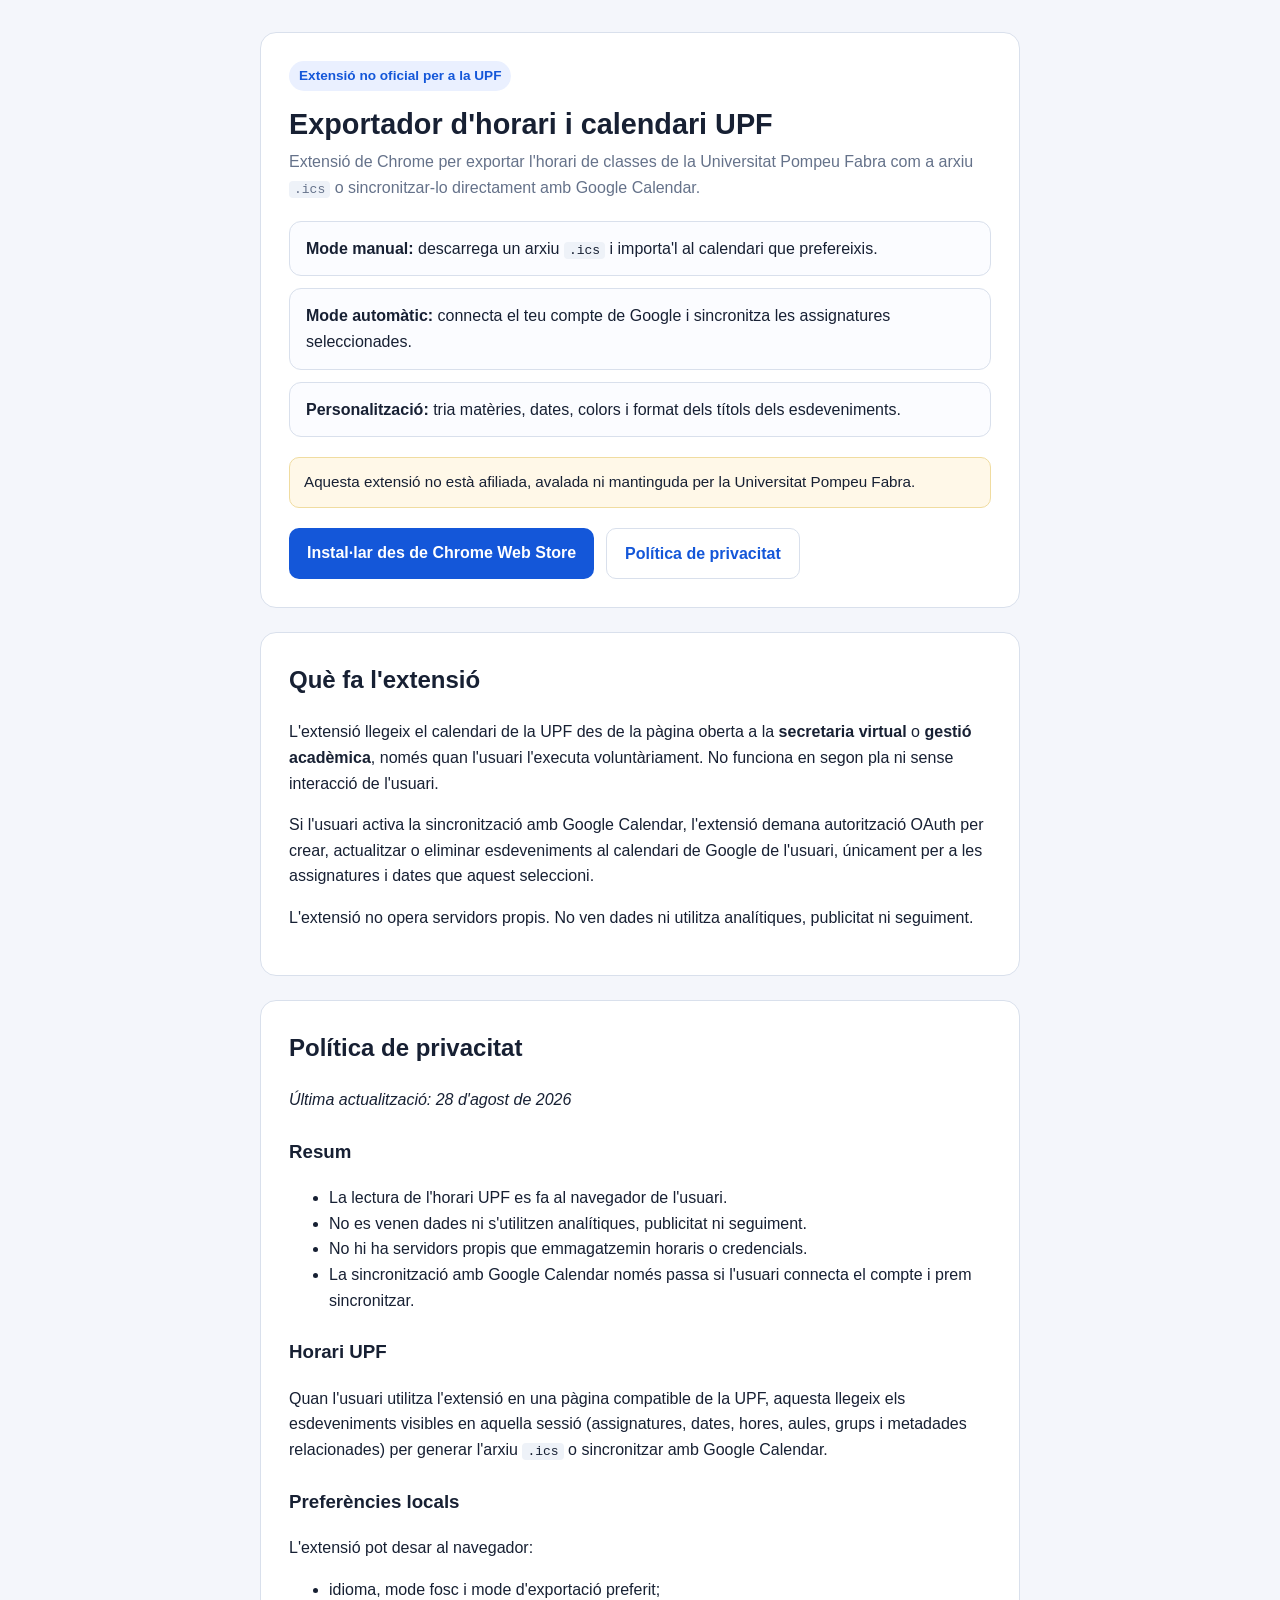
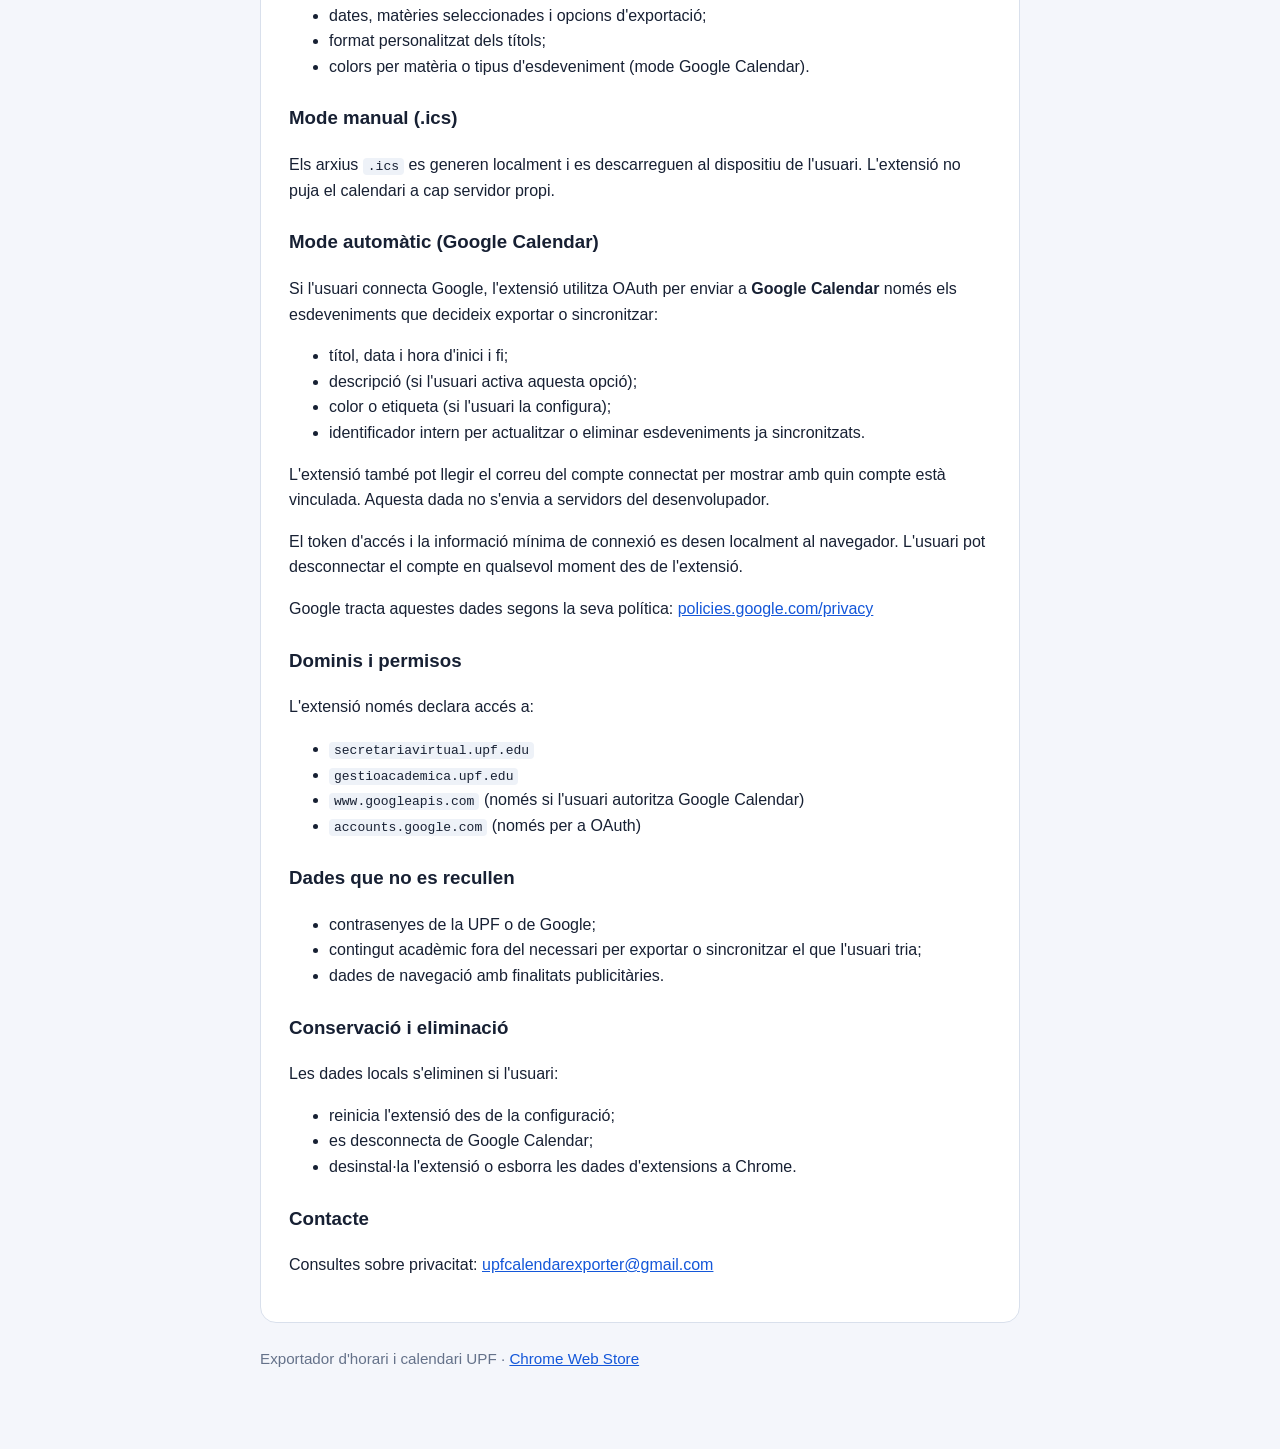
<file: docs/index (2).html>
<!doctype html>
<html lang="ca">
<head>
  <meta charset="utf-8">
  <meta name="viewport" content="width=device-width, initial-scale=1">
  <title>Exportador d'horari i calendari UPF</title>
  <style>
    :root {
      --bg: #f4f6fb;
      --card: #ffffff;
      --text: #172033;
      --muted: #65728a;
      --primary: #1457d9;
      --border: #d9e0ec;
    }

    * { box-sizing: border-box; }

    body {
      margin: 0;
      font-family: Arial, sans-serif;
      line-height: 1.6;
      color: var(--text);
      background: var(--bg);
    }

    .wrap {
      max-width: 800px;
      margin: 0 auto;
      padding: 32px 20px 64px;
    }

    .hero {
      background: var(--card);
      border: 1px solid var(--border);
      border-radius: 16px;
      padding: 28px;
      margin-bottom: 24px;
    }

    h1 {
      margin: 0 0 8px;
      font-size: 1.8rem;
      line-height: 1.2;
    }

    .subtitle {
      margin: 0 0 20px;
      color: var(--muted);
    }

    .badge {
      display: inline-block;
      margin-bottom: 16px;
      padding: 4px 10px;
      border-radius: 999px;
      background: #eaf0ff;
      color: var(--primary);
      font-size: 0.85rem;
      font-weight: 700;
    }

    .actions {
      display: flex;
      flex-wrap: wrap;
      gap: 12px;
      margin-top: 20px;
    }

    .btn {
      display: inline-block;
      padding: 12px 18px;
      border-radius: 10px;
      text-decoration: none;
      font-weight: 700;
    }

    .btn-primary {
      background: var(--primary);
      color: #fff;
    }

    .btn-secondary {
      background: #fff;
      color: var(--primary);
      border: 1px solid var(--border);
    }

    .features {
      display: grid;
      gap: 12px;
      margin: 20px 0 0;
      padding: 0;
      list-style: none;
    }

    .features li {
      background: #fbfcff;
      border: 1px solid var(--border);
      border-radius: 12px;
      padding: 14px 16px;
    }

    .section {
      background: var(--card);
      border: 1px solid var(--border);
      border-radius: 16px;
      padding: 28px;
      margin-bottom: 24px;
    }

    .section h2 {
      margin-top: 0;
    }

    .section h3 {
      margin-top: 24px;
    }

    .notice {
      padding: 12px 14px;
      border-radius: 10px;
      background: #fff8e8;
      border: 1px solid #f0dca0;
      font-size: 0.95rem;
    }

    .footer {
      color: var(--muted);
      font-size: 0.95rem;
    }

    a { color: var(--primary); }

    code {
      background: #eef2f8;
      padding: 1px 5px;
      border-radius: 4px;
    }
  </style>
</head>
<body>
  <div class="wrap">
    <section class="hero">
      <span class="badge">Extensió no oficial per a la UPF</span>
      <h1>Exportador d'horari i calendari UPF</h1>
      <p class="subtitle">
        Extensió de Chrome per exportar l'horari de classes de la Universitat Pompeu Fabra
        com a arxiu <code>.ics</code> o sincronitzar-lo directament amb Google Calendar.
      </p>

      <ul class="features">
        <li><strong>Mode manual:</strong> descarrega un arxiu <code>.ics</code> i importa'l al calendari que prefereixis.</li>
        <li><strong>Mode automàtic:</strong> connecta el teu compte de Google i sincronitza les assignatures seleccionades.</li>
        <li><strong>Personalització:</strong> tria matèries, dates, colors i format dels títols dels esdeveniments.</li>
      </ul>

      <p class="notice" style="margin-top: 20px;">
        Aquesta extensió no està afiliada, avalada ni mantinguda per la Universitat Pompeu Fabra.
      </p>

      <div class="actions">
        <a class="btn btn-primary" href="https://chromewebstore.google.com/detail/ijndcdclgmgbmdmcppklikbmdgbapaig" target="_blank" rel="noopener noreferrer">
          Instal·lar des de Chrome Web Store
        </a>
        <a class="btn btn-secondary" href="#privacidad">
          Política de privacitat
        </a>
      </div>
    </section>

    <section class="section">
      <h2>Què fa l'extensió</h2>
      <p>
        L'extensió llegeix el calendari de la UPF des de la pàgina oberta a la
        <strong>secretaria virtual</strong> o <strong>gestió acadèmica</strong>, només quan l'usuari
        l'executa voluntàriament. No funciona en segon pla ni sense interacció de l'usuari.
      </p>
      <p>
        Si l'usuari activa la sincronització amb Google Calendar, l'extensió demana autorització OAuth
        per crear, actualitzar o eliminar esdeveniments al calendari de Google de l'usuari, únicament
        per a les assignatures i dates que aquest seleccioni.
      </p>
      <p>
        L'extensió no opera servidors propis. No ven dades ni utilitza analítiques, publicitat ni seguiment.
      </p>
    </section>

    <section class="section" id="privacidad">
      <h2>Política de privacitat</h2>
      <p><em>Última actualització: 28 d'agost de 2026</em></p>

      <h3>Resum</h3>
      <ul>
        <li>La lectura de l'horari UPF es fa al navegador de l'usuari.</li>
        <li>No es venen dades ni s'utilitzen analítiques, publicitat ni seguiment.</li>
        <li>No hi ha servidors propis que emmagatzemin horaris o credencials.</li>
        <li>La sincronització amb Google Calendar només passa si l'usuari connecta el compte i prem sincronitzar.</li>
      </ul>

      <h3>Horari UPF</h3>
      <p>
        Quan l'usuari utilitza l'extensió en una pàgina compatible de la UPF, aquesta llegeix els
        esdeveniments visibles en aquella sessió (assignatures, dates, hores, aules, grups i metadades
        relacionades) per generar l'arxiu <code>.ics</code> o sincronitzar amb Google Calendar.
      </p>

      <h3>Preferències locals</h3>
      <p>L'extensió pot desar al navegador:</p>
      <ul>
        <li>idioma, mode fosc i mode d'exportació preferit;</li>
        <li>dates, matèries seleccionades i opcions d'exportació;</li>
        <li>format personalitzat dels títols;</li>
        <li>colors per matèria o tipus d'esdeveniment (mode Google Calendar).</li>
      </ul>

      <h3>Mode manual (.ics)</h3>
      <p>
        Els arxius <code>.ics</code> es generen localment i es descarreguen al dispositiu de l'usuari.
        L'extensió no puja el calendari a cap servidor propi.
      </p>

      <h3>Mode automàtic (Google Calendar)</h3>
      <p>
        Si l'usuari connecta Google, l'extensió utilitza OAuth per enviar a
        <strong>Google Calendar</strong> només els esdeveniments que decideix exportar o sincronitzar:
      </p>
      <ul>
        <li>títol, data i hora d'inici i fi;</li>
        <li>descripció (si l'usuari activa aquesta opció);</li>
        <li>color o etiqueta (si l'usuari la configura);</li>
        <li>identificador intern per actualitzar o eliminar esdeveniments ja sincronitzats.</li>
      </ul>
      <p>
        L'extensió també pot llegir el correu del compte connectat per mostrar amb quin compte està
        vinculada. Aquesta dada no s'envia a servidors del desenvolupador.
      </p>
      <p>
        El token d'accés i la informació mínima de connexió es desen localment al navegador.
        L'usuari pot desconnectar el compte en qualsevol moment des de l'extensió.
      </p>
      <p>
        Google tracta aquestes dades segons la seva política:
        <a href="https://policies.google.com/privacy" target="_blank" rel="noopener noreferrer">policies.google.com/privacy</a>
      </p>

      <h3>Dominis i permisos</h3>
      <p>L'extensió només declara accés a:</p>
      <ul>
        <li><code>secretariavirtual.upf.edu</code></li>
        <li><code>gestioacademica.upf.edu</code></li>
        <li><code>www.googleapis.com</code> (només si l'usuari autoritza Google Calendar)</li>
        <li><code>accounts.google.com</code> (només per a OAuth)</li>
      </ul>

      <h3>Dades que no es recullen</h3>
      <ul>
        <li>contrasenyes de la UPF o de Google;</li>
        <li>contingut acadèmic fora del necessari per exportar o sincronitzar el que l'usuari tria;</li>
        <li>dades de navegació amb finalitats publicitàries.</li>
      </ul>

      <h3>Conservació i eliminació</h3>
      <p>Les dades locals s'eliminen si l'usuari:</p>
      <ul>
        <li>reinicia l'extensió des de la configuració;</li>
        <li>es desconnecta de Google Calendar;</li>
        <li>desinstal·la l'extensió o esborra les dades d'extensions a Chrome.</li>
      </ul>

      <h3>Contacte</h3>
      <p>
        Consultes sobre privacitat:
        <a href="mailto:upfcalendarexporter@gmail.com">upfcalendarexporter@gmail.com</a>
      </p>
    </section>

    <p class="footer">
      Exportador d'horari i calendari UPF ·
      <a href="https://chromewebstore.google.com/detail/ijndcdclgmgbmdmcppklikbmdgbapaig" target="_blank" rel="noopener noreferrer">Chrome Web Store</a>
    </p>
  </div>
</body>
</html>
</file>
<file: popup.css>
:root {
  --bg: #f4f6fb;
  --card: #ffffff;
  --text: #172033;
  --muted: #65728a;
  --primary: #1457d9;
  --primary-dark: #0d3fa3;
  --border: #d9e0ec;
  --soft: #eaf0ff;
  --danger: #b3261e;
  --success: #0b7a3b;
}

* {
  box-sizing: border-box;
}

.hidden {
  display: none !important;
}

body.dark-mode {
  --bg: #0f172a;
  --card: #172033;
  --text: #eef4ff;
  --muted: #aab6ca;
  --primary: #1ea7ff;
  --primary-dark: #0b8fe6;
  --border: #33415c;
  --soft: #223354;
  --danger: #ffb4ab;
  --success: #7bdc9b;
}

body.dark-mode .notice {
  background: #3a2a0a;
  border-color: #8a6518;
  color: #ffd98a;
}

body.dark-mode .notice.ok {
  background: #0d2d1d;
  border-color: #286646;
  color: #7bdc9b;
}

body.dark-mode .notice.error {
  background: #3a1515;
  border-color: #8b3a35;
  color: #ffb4ab;
}

body.dark-mode input:not(#themeToggle),
body.dark-mode select {
  background: #101827;
  color: var(--text);
}

body.dark-mode .subject-row,
body.dark-mode .blocks-row {
  background: #101827;
}

body.dark-mode .secondary,
body.dark-mode .ghost,
body.dark-mode .icon-button,
body.dark-mode .lang-button {
  background: #26344f;
  color: #eef4ff;
}

body.dark-mode .secondary:hover,
body.dark-mode .ghost:hover,
body.dark-mode .icon-button:hover,
body.dark-mode .lang-button:hover {
  background: #314263;
}

body.dark-mode .block-chip {
  background: #223354;
  border-color: #42679f;
  color: #cfe1ff;
}

body.dark-mode .important {
  background: #3a2a0a;
  border-color: #8a6518;
  color: #ffd98a;
}

body.dark-mode .import-note {
  background: #101827;
  color: #c7d2e5;
}

body.dark-mode .privacy-policy-link a {
  color: #aab6ca;
}

.switch-row {
  display: flex;
  align-items: center;
  justify-content: space-between;
  gap: 12px;
  margin-top: 8px;
  cursor: pointer;
}

.switch-label {
  color: var(--text);
  font-size: 14px;
  font-weight: 600;
}

.switch-row-only {
  margin-top: 0;
}

.toggle-switch {
  position: relative;
  display: inline-flex;
  align-items: center;
  flex: 0 0 auto;
}

.toggle-switch input {
  position: absolute;
  opacity: 0;
  width: 0;
  height: 0;
}

.toggle-slider {
  position: relative;
  width: 46px;
  height: 26px;
  border-radius: 999px;
  background: linear-gradient(180deg, #f9fafc 0%, #eef1f7 100%);
  border: 1px solid rgba(255, 255, 255, 0.95);
  box-shadow: inset 0 0 0 1px rgba(214, 219, 230, 0.65), 0 1px 3px rgba(15, 23, 42, 0.08);
  transition: background 0.22s ease, box-shadow 0.22s ease, border-color 0.22s ease;
}

.toggle-slider::before {
  content: "";
  position: absolute;
  top: 2px;
  left: 2px;
  width: 20px;
  height: 20px;
  border-radius: 50%;
  background: linear-gradient(180deg, #f6f7fa 0%, #eceff5 100%);
  box-shadow: 0 2px 6px rgba(15, 23, 42, 0.14);
  transition: transform 0.22s ease, background 0.22s ease;
}

.toggle-switch input:checked + .toggle-slider {
  background: linear-gradient(90deg, var(--primary) 0%, var(--primary-dark) 100%);
  box-shadow: inset 0 0 0 1px rgba(255, 255, 255, 0.28), 0 1px 3px rgba(15, 23, 42, 0.12);
}

.toggle-switch input:checked + .toggle-slider::before {
  transform: translateX(20px);
  background: linear-gradient(180deg, #ffffff 0%, #f1f5f9 100%);
}

.toggle-switch input:focus-visible + .toggle-slider {
  outline: 2px solid rgba(20, 87, 217, 0.22);
  outline-offset: 3px;
}

body.dark-mode .switch-label {
  color: var(--text);
}

body.dark-mode .toggle-slider {
  background: linear-gradient(180deg, #172033 0%, #111a2b 100%);
  border-color: rgba(255, 255, 255, 0.12);
  box-shadow: inset 0 0 0 1px rgba(74, 89, 115, 0.5), 0 1px 3px rgba(0, 0, 0, 0.28);
}

body.dark-mode .toggle-slider::before {
  background: linear-gradient(180deg, #f8fafc 0%, #e8edf6 100%);
}

body.dark-mode .toggle-switch input:checked + .toggle-slider {
  background: linear-gradient(90deg, #17a8ff 0%, #0a8cf0 100%);
  border-color: rgba(255, 255, 255, 0.12);
  box-shadow: inset 0 0 0 1px rgba(255, 255, 255, 0.14), 0 2px 7px rgba(0, 0, 0, 0.34);
}

body.dark-mode .toggle-switch input:focus-visible + .toggle-slider {
  outline: 2px solid rgba(30, 167, 255, 0.28);
}


.date-input-wrap {
  display: flex;
  align-items: stretch;
  overflow: hidden;
  border: 1px solid var(--border);
  border-radius: 10px;
  background: #fff;
}

.date-input-wrap:focus-within {
  border-color: var(--primary);
  box-shadow: 0 0 0 3px rgba(20, 87, 217, 0.12);
}

body.dark-mode .date-input-wrap {
  background: #101827;
}

body.dark-mode .date-input-wrap:focus-within {
  box-shadow: 0 0 0 3px rgba(30, 167, 255, 0.16);
}

.date-input-wrap input[type="date"] {
  flex: 1 1 auto;
  min-width: 0;
  width: auto;
  min-height: 38px;
  margin: 0;
  border: 0;
  border-radius: 0;
  box-shadow: none;
  background: transparent;
  cursor: text;
  color-scheme: light;
}

.date-input-wrap input[type="date"]:focus {
  border-color: transparent;
  box-shadow: none;
}

body.dark-mode .date-input-wrap input[type="date"] {
  background: transparent;
  color-scheme: dark;
}

.date-input-wrap input[type="date"]::-webkit-calendar-picker-indicator {
  opacity: 0;
  display: none;
}

.date-picker-trigger {
  flex: 0 0 38px;
  display: inline-grid;
  place-items: center;
  width: 38px;
  min-height: 38px;
  margin: 0;
  padding: 0;
  border: 0;
  border-left: 1px solid var(--border);
  border-radius: 0;
  background: color-mix(in srgb, var(--soft) 45%, transparent);
  color: var(--muted);
  cursor: pointer;
  transition: background 0.15s ease, color 0.15s ease;
}

.date-picker-trigger:hover,
.date-picker-trigger[aria-expanded="true"] {
  background: var(--soft);
  color: var(--primary);
}

.date-picker-icon {
  display: block;
}

.date-picker-backdrop {
  position: fixed;
  inset: 0;
  z-index: 1190;
  background: rgba(15, 23, 42, 0.28);
  cursor: default;
}

body.dark-mode .date-picker-backdrop {
  background: rgba(0, 0, 0, 0.45);
}

.date-picker-popover {
  position: fixed;
  z-index: 1200;
  left: 50%;
  top: 72px;
  width: 292px;
  max-width: calc(100vw - 24px);
  padding: 12px;
  border: 1px solid var(--border);
  border-radius: 16px;
  background: var(--card);
  box-shadow: 0 16px 40px rgba(15, 23, 42, 0.22);
  box-sizing: border-box;
  color: var(--text);
  transform: translateX(-50%);
}

body.dark-mode .date-picker-popover {
  box-shadow: 0 16px 40px rgba(0, 0, 0, 0.45);
}

.date-picker-heading {
  margin: 0 0 10px;
  font-size: 13px;
  font-weight: 800;
  color: var(--text);
}

.date-picker-head {
  display: flex;
  align-items: center;
  gap: 6px;
  margin-bottom: 10px;
}

.date-picker-title {
  flex: 1;
  margin: 0;
  text-align: center;
  font-size: 13px;
  font-weight: 800;
  text-transform: capitalize;
  color: var(--text);
}

.date-picker-nav {
  display: inline-grid;
  place-items: center;
  width: 32px;
  height: 32px;
  margin: 0;
  padding: 0;
  border: 1px solid var(--border);
  border-radius: 10px;
  background: color-mix(in srgb, var(--soft) 55%, transparent);
  color: var(--text);
  font-size: 18px;
  line-height: 1;
  cursor: pointer;
  transition: background 0.15s ease, border-color 0.15s ease;
}

.date-picker-nav:hover {
  border-color: color-mix(in srgb, var(--primary) 45%, var(--border));
  background: var(--soft);
  color: var(--primary);
}

.date-picker-weekdays,
.date-picker-grid {
  display: grid;
  grid-template-columns: repeat(7, 1fr);
  gap: 2px;
}

.date-picker-weekdays {
  margin-bottom: 4px;
}

.date-picker-weekday {
  display: grid;
  place-items: center;
  height: 28px;
  font-size: 11px;
  font-weight: 700;
  color: var(--muted);
}

.date-picker-day {
  display: grid;
  place-items: center;
  width: 100%;
  aspect-ratio: 1;
  margin: 0;
  padding: 0;
  border: 0;
  border-radius: 10px;
  background: transparent;
  color: var(--text);
  font: inherit;
  font-size: 12.5px;
  font-variant-numeric: tabular-nums;
  cursor: pointer;
  transition: background 0.12s ease, color 0.12s ease;
}

.date-picker-day:hover:not(:disabled) {
  background: var(--soft);
  color: var(--primary);
}

.date-picker-day.is-outside {
  color: color-mix(in srgb, var(--muted) 55%, transparent);
}

.date-picker-day.is-today:not(.is-selected) {
  box-shadow: inset 0 0 0 1.5px color-mix(in srgb, var(--primary) 45%, transparent);
  font-weight: 700;
}

.date-picker-day.is-selected {
  background: linear-gradient(160deg, color-mix(in srgb, var(--primary) 88%, #fff), var(--primary-dark));
  color: #fff;
  font-weight: 700;
  box-shadow: 0 1px 3px color-mix(in srgb, var(--primary) 35%, transparent);
}

.date-picker-day:disabled {
  opacity: 0.35;
  cursor: default;
}

.date-picker-footer {
  display: flex;
  justify-content: space-between;
  gap: 8px;
  margin-top: 10px;
  padding-top: 8px;
  border-top: 1px solid color-mix(in srgb, var(--border) 80%, transparent);
}

.date-picker-footer-btn {
  margin: 0;
  padding: 6px 10px;
  border: 0;
  border-radius: 8px;
  background: transparent;
  color: var(--primary);
  font: inherit;
  font-size: 12px;
  font-weight: 700;
  cursor: pointer;
}

.date-picker-footer-btn:hover {
  background: var(--soft);
}

.date-picker-footer-btn-primary {
  background: color-mix(in srgb, var(--soft) 80%, transparent);
}

body {
  width: 450px;
  margin: 0;
  background: var(--bg);
  color: var(--text);
  font-family: Inter, "Segoe UI", system-ui, -apple-system, BlinkMacSystemFont, sans-serif;
  scrollbar-width: thin;
  scrollbar-color: #b7c4dc transparent;
}

body.dark-mode {
  scrollbar-color: #4b5d7c transparent;
}

*::-webkit-scrollbar {
  width: 8px;
  height: 8px;
}

*::-webkit-scrollbar-track {
  background: transparent;
  margin: 4px 0;
}

*::-webkit-scrollbar-thumb {
  background: linear-gradient(180deg, #c5d0e4 0%, #a9b8d4 100%);
  border-radius: 999px;
  border: 2px solid transparent;
  background-clip: padding-box;
}

*::-webkit-scrollbar-thumb:hover {
  background: linear-gradient(180deg, #aebbd4 0%, #8fa3c4 100%);
  border: 2px solid transparent;
  background-clip: padding-box;
}

*::-webkit-scrollbar-corner {
  background: transparent;
}

body.dark-mode *::-webkit-scrollbar-thumb {
  background: linear-gradient(180deg, #4f6182 0%, #3a4b69 100%);
  border: 2px solid transparent;
  background-clip: padding-box;
}

body.dark-mode *::-webkit-scrollbar-thumb:hover {
  background: linear-gradient(180deg, #64779a 0%, #4b5d7c 100%);
  border: 2px solid transparent;
  background-clip: padding-box;
}

.app {
  padding: 16px;
}

.header {
  display: flex;
  align-items: flex-start;
  justify-content: space-between;
  gap: 12px;
  margin-bottom: 12px;
}

h1 {
  margin: 0;
  font-size: 21px;
  line-height: 1.2;
}

h2 {
  margin: 0 0 6px;
  font-size: 14px;
}

h3 {
  margin: 0 0 8px;
  font-size: 13px;
}

p {
  margin: 4px 0 0;
  color: var(--muted);
  font-size: 13px;
}

.mini {
  color: var(--muted);
  font-size: 12.5px;
  line-height: 1.45;
}

.notice {
  padding: 10px 12px;
  border-radius: 12px;
  background: #fff8e6;
  border: 1px solid #f1d18a;
  color: #6a4a00;
  font-size: 13px;
  margin-bottom: 12px;
}

.notice.ok {
  background: #e9f8ef;
  border-color: #a7dbbb;
  color: var(--success);
}

.notice.error {
  background: #fff0ef;
  border-color: #f3b4af;
  color: var(--danger);
}

.notice a {
  color: inherit;
  font-weight: 800;
}

.help-content a {
  color: var(--primary);
  font-weight: 800;
  text-decoration: none;
  border-radius: 6px;
  padding: 0 2px;
  transition: background 0.15s ease, color 0.15s ease;
}

.help-content a:hover,
.help-content a:focus-visible {
  background: var(--soft);
  color: var(--primary-dark);
  text-decoration: underline;
  text-underline-offset: 3px;
}

.help-content a strong {
  font-weight: inherit;
}

.card,
.help-card {
  background: var(--card);
  border: 1px solid var(--border);
  border-radius: 16px;
  padding: 12px;
  margin-bottom: 12px;
  box-shadow: 0 8px 24px rgba(19, 40, 78, 0.06);
}

.help-card summary {
  cursor: pointer;
  font-weight: 900;
  color: var(--text);
}

.help-content {
  margin-top: 8px;
  color: var(--muted);
  font-size: 13px;
}

.help-content ol {
  padding-left: 20px;
  margin: 8px 0;
}

.help-content li {
  margin: 6px 0;
}

.important {
  margin-top: 8px;
  color: #5b3b00;
  background: #fff8e6;
  border: 1px solid #f1d18a;
  border-radius: 12px;
  padding: 10px;
}

.field {
  display: grid;
  gap: 6px;
  margin-bottom: 10px;
}

.field:last-child {
  margin-bottom: 0;
}

.field span,
.field > label {
  font-size: 12px;
  color: var(--muted);
  font-weight: 700;
}

input,
select {
  width: 100%;
  border: 1px solid var(--border);
  background: #fff;
  color: var(--text);
  border-radius: 10px;
  padding: 10px 11px;
  font-size: 14px;
  outline: none;
}

input:focus,
select:focus {
  border-color: var(--primary);
  box-shadow: 0 0 0 3px rgba(20, 87, 217, 0.12);
}

input::placeholder {
  color: var(--muted);
  opacity: 0.65;
}

.check {
  display: flex;
  align-items: center;
  gap: 9px;
  font-size: 14px;
  margin-top: 8px;
}

.check input {
  width: 16px;
  height: 16px;
}

.option-checks {
  display: flex;
  flex-direction: column;
  gap: 8px;
  margin-top: 10px;
}

.option-check {
  display: flex;
  align-items: center;
  gap: 12px;
  padding: 10px 12px;
  border: 1px solid var(--border);
  border-radius: 12px;
  background: var(--card);
  cursor: pointer;
  transition: border-color 0.15s ease, background 0.15s ease;
}

.option-check:hover {
  border-color: var(--primary);
  background: var(--soft);
}

.option-check .subject-check-mark {
  flex-shrink: 0;
}

.option-check > span:not(.subject-check-mark),
.option-check-main > span:not(.subject-check-mark) {
  font-size: 13px;
  line-height: 1.35;
  color: var(--text);
}

.option-check-stacked {
  flex-direction: column;
  align-items: stretch;
  gap: 6px;
  cursor: default;
}

.option-check-stacked:hover {
  border-color: var(--border);
  background: var(--card);
}

.option-check-main {
  display: flex;
  align-items: center;
  gap: 12px;
  cursor: pointer;
}

.option-check-hint {
  margin: 0;
  padding: 0 0 0 32px;
  font-size: 11px;
  line-height: 1.4;
  color: var(--muted);
}

.option-check-reminder-row {
  display: flex;
  align-items: center;
  gap: 10px;
  padding: 0 0 0 32px;
}

.reminder-minutes-label {
  font-size: 12px;
  color: var(--muted);
  line-height: 1.2;
}

.reminder-stepper {
  display: inline-flex;
  align-items: stretch;
  height: 30px;
  border: 1px solid var(--border);
  border-radius: 9px;
  background: var(--card);
  overflow: hidden;
  transition: border-color 0.15s ease, box-shadow 0.15s ease, opacity 0.15s ease;
}

.reminder-stepper.is-disabled {
  opacity: 0.45;
  background: color-mix(in srgb, var(--border) 18%, var(--card));
}

.reminder-stepper:not(.is-disabled):focus-within {
  border-color: color-mix(in srgb, var(--primary) 55%, transparent);
  box-shadow: 0 0 0 2px color-mix(in srgb, var(--primary) 18%, transparent);
}

.reminder-stepper input {
  width: 2ch;
  min-width: 0;
  max-width: 6ch;
  height: 100%;
  margin: 0;
  padding: 0 4px;
  border: 0;
  background: transparent;
  color: var(--text);
  font: inherit;
  font-size: 13px;
  font-variant-numeric: tabular-nums;
  text-align: center;
  outline: none;
  box-sizing: content-box;
}

.reminder-stepper input:disabled {
  cursor: not-allowed;
  color: var(--muted);
}

.reminder-stepper-buttons {
  display: flex;
  flex-direction: column;
  width: 22px;
  border-left: 1px solid color-mix(in srgb, var(--border) 80%, transparent);
  background: color-mix(in srgb, var(--soft) 55%, transparent);
}

.reminder-stepper-btn {
  display: grid;
  place-items: center;
  flex: 1;
  margin: 0;
  padding: 0;
  border: 0;
  background: transparent;
  color: var(--muted);
  font-size: 9px;
  line-height: 1;
  cursor: pointer;
  transition: background 0.12s ease, color 0.12s ease;
}

.reminder-stepper-btn + .reminder-stepper-btn {
  border-top: 1px solid color-mix(in srgb, var(--border) 70%, transparent);
}

.reminder-stepper-btn:hover:not(:disabled) {
  background: color-mix(in srgb, var(--primary) 14%, transparent);
  color: var(--primary);
}

.reminder-stepper-btn:active:not(:disabled) {
  background: color-mix(in srgb, var(--primary) 22%, transparent);
}

.reminder-stepper-btn:disabled {
  cursor: not-allowed;
  opacity: 0.7;
}

body.dark-mode .reminder-stepper {
  background: #0f172a;
}

body.dark-mode .reminder-stepper-buttons {
  background: color-mix(in srgb, #223354 70%, transparent);
}

.subjects-head {
  display: flex;
  justify-content: space-between;
  align-items: flex-start;
  gap: 10px;
}

.subject-actions {
  display: flex;
  gap: 8px;
  margin-top: 8px;
}

.subjects-empty {
  color: var(--muted);
  font-size: 13px;
  padding-top: 10px;
}

.subjects-list {
  display: grid;
  gap: 8px;
  margin-top: 8px;
}

.subject-card {
  border: 1px solid var(--border);
  border-radius: 12px;
  background: #fbfcff;
  overflow: hidden;
}

body.dark-mode .subject-card {
  background: #101827;
}

.subject-card .subject-row {
  border: none;
  border-radius: 0;
  background: transparent;
  padding: 8px;
}

.subject-summary {
  list-style: none;
  cursor: pointer;
}

.subject-summary::-webkit-details-marker {
  display: none;
}

.subject-summary input,
.subject-summary .subject-check,
.subject-summary .color-picker-trigger,
.subject-summary .subject-expand-btn,
.subject-summary .subject-group-warning {
  pointer-events: auto;
}

.subject-group-warning {
  position: relative;
  display: inline-flex;
  align-items: center;
  justify-content: center;
  width: 28px;
  height: 28px;
  margin: 0;
  padding: 0;
  flex-shrink: 0;
  border: 0;
  border-radius: 8px;
  background: transparent;
  cursor: help;
  user-select: none;
}

.subject-group-warning-icon {
  font-size: 15px;
  line-height: 1;
  pointer-events: none;
}

.subject-group-tooltip-floating {
  position: fixed;
  z-index: 1400;
  width: max-content;
  max-width: 230px;
  padding: 8px 10px;
  border: 1px solid var(--border);
  border-radius: 10px;
  background: var(--card);
  color: var(--text);
  font-size: 11px;
  font-weight: 600;
  line-height: 1.35;
  text-align: left;
  white-space: normal;
  box-shadow: 0 10px 24px rgba(23, 32, 51, 0.2);
  pointer-events: none;
}

.subject-group-section {
  padding: 10px 10px 10px 34px;
  border-bottom: 1px solid var(--border);
  background: transparent;
}

.subject-card.has-pending-group-warning .subject-group-section {
  background: #fff8eb;
}

body.dark-mode .subject-card.has-pending-group-warning .subject-group-section {
  background: #2a2114;
}

.subject-group-title {
  margin: 0 0 4px;
  font-size: 12px;
  font-weight: 800;
  color: var(--text);
}

.subject-card.has-pending-group-warning .subject-group-title {
  color: #9a3412;
}

body.dark-mode .subject-card.has-pending-group-warning .subject-group-title {
  color: #fdba74;
}

.subject-group-hint {
  margin: 0 0 10px;
}

.subject-group-list {
  display: flex;
  flex-wrap: wrap;
  gap: 8px;
  margin-bottom: 10px;
}

.subject-group-chip {
  min-width: 52px;
  height: 34px;
  padding: 0 12px;
  border: 1px dashed #9aa8bd;
  border-radius: 10px;
  background: transparent;
  color: var(--muted);
  font-size: 13px;
  font-weight: 800;
  letter-spacing: 0.02em;
  cursor: pointer;
  transition: border-color 0.12s ease, background 0.12s ease, color 0.12s ease, opacity 0.12s ease;
}

.subject-group-chip:hover {
  border-color: var(--muted);
  color: var(--text);
}

.subject-group-chip.is-selected {
  border-style: solid;
  border-color: var(--primary);
  background: var(--primary);
  color: #fff;
}

.subject-group-chip.is-selected:hover {
  background: var(--primary-dark);
  border-color: var(--primary-dark);
  color: #fff;
}

body.dark-mode .subject-group-chip {
  border-color: #5b6b86;
}

body.dark-mode .subject-group-chip.is-selected {
  color: #041018;
}

.subject-group-actions {
  display: flex;
  flex-wrap: wrap;
  gap: 8px;
}

.subject-group-action {
  height: 28px;
  margin: 0;
  padding: 0 10px;
  border-radius: 8px;
  font-size: 11px;
  font-weight: 800;
  cursor: pointer;
  transition: border-color 0.12s ease, background 0.12s ease, color 0.12s ease;
}

.subject-group-action.is-all {
  border: 1px solid var(--primary);
  background: var(--primary);
  color: #fff;
}

.subject-group-action.is-all:hover {
  background: var(--primary-dark);
  border-color: var(--primary-dark);
}

.subject-group-action.is-none {
  border: 1px dashed #9aa8bd;
  background: transparent;
  color: var(--muted);
}

.subject-group-action.is-none:hover {
  border-color: var(--muted);
  color: var(--text);
}

body.dark-mode .subject-group-action.is-all {
  color: #041018;
}

body.dark-mode .subject-group-action.is-none {
  border-color: #5b6b86;
}

.subject-card.has-pending-group-warning {
  border-color: #f59e0b;
}

.subject-expand-btn {
  display: inline-flex;
  align-items: center;
  justify-content: center;
  width: 40px;
  height: 32px;
  margin-left: 0;
  padding: 0;
  border: 1px solid var(--border);
  border-radius: 10px;
  background: var(--card);
  cursor: pointer;
  flex-shrink: 0;
  transition: border-color 0.15s ease, background 0.15s ease;
}

.subject-expand-btn:hover,
.subject-card[open] .subject-expand-btn {
  border-color: var(--primary);
  background: var(--soft);
}

.subject-expand-icon {
  font-size: 20px;
  color: var(--muted);
  line-height: 1;
  transition: transform 0.15s ease;
}

.subject-card[open] .subject-expand-icon {
  transform: rotate(180deg);
}

.subject-type-panel {
  border-top: 1px solid var(--border);
}

.subject-type-block + .subject-type-block {
  border-top: 1px solid var(--border);
}

.subject-type-row {
  display: flex;
  flex-direction: column;
  gap: 4px;
  padding: 10px 10px 10px 34px;
}

.subject-type-main {
  display: flex;
  align-items: center;
  justify-content: space-between;
  gap: 10px;
}

.subject-type-label {
  display: block;
  font-size: 12px;
  font-weight: 800;
  color: var(--text);
}

.subject-type-hint {
  margin: 0;
  line-height: 1.4;
}

.subject-type-controls {
  display: flex;
  align-items: center;
  gap: 8px;
  flex-shrink: 0;
}

.subject-type-toggle {
  margin: 0;
  flex-shrink: 0;
}

.subject-type-color-slot {
  width: 52px;
  height: 32px;
  flex-shrink: 0;
  display: flex;
  align-items: center;
  justify-content: center;
}

.subject-type-color-inherited {
  display: block;
  width: 18px;
  height: 18px;
  border-radius: 50%;
  box-shadow: inset 0 0 0 1px rgba(0, 0, 0, 0.14);
  opacity: 0.72;
}

body.dark-mode .subject-type-color-inherited {
  box-shadow: inset 0 0 0 1px rgba(255, 255, 255, 0.22);
}

.switch-row-compact {
  margin: 0;
  gap: 8px;
}

.switch-row-compact .switch-label {
  font-size: 11px;
  font-weight: 600;
  color: var(--muted);
}

.toggle-switch.compact .toggle-slider {
  width: 36px;
  height: 20px;
}

.toggle-switch.compact .toggle-slider::before {
  width: 16px;
  height: 16px;
  top: 50%;
  left: 2px;
  transform: translateY(-50%);
}

.toggle-switch.compact input:checked + .toggle-slider::before {
  transform: translate(16px, -50%);
}

.subject-row {
  display: flex;
  align-items: center;
  gap: 8px;
  border: 1px solid var(--border);
  border-radius: 12px;
  padding: 8px;
  background: #fbfcff;
}

.subject-check {
  position: relative;
  display: inline-flex;
  align-items: center;
  justify-content: center;
  width: 32px;
  height: 32px;
  margin: 0;
  flex-shrink: 0;
  cursor: pointer;
  border-radius: 10px;
  user-select: none;
}

.subject-check-input {
  position: absolute;
  opacity: 0;
  width: 1px;
  height: 1px;
  margin: 0;
  pointer-events: none;
}

.subject-check-mark {
  display: grid;
  place-items: center;
  width: 20px;
  height: 20px;
  border-radius: 7px;
  border: 1.5px solid color-mix(in srgb, var(--border) 85%, var(--muted));
  background: color-mix(in srgb, var(--card) 80%, transparent);
  box-shadow: inset 0 1px 0 rgba(255, 255, 255, 0.35);
  transition:
    background 0.16s ease,
    border-color 0.16s ease,
    box-shadow 0.16s ease,
    transform 0.12s ease;
}

.subject-check-mark::after {
  content: "";
  width: 5px;
  height: 9px;
  margin-top: -1px;
  border: solid #fff;
  border-width: 0 2px 2px 0;
  transform: scale(0.55) rotate(45deg);
  opacity: 0;
  transition: opacity 0.12s ease, transform 0.16s ease;
}

.subject-check:hover .subject-check-mark,
.option-check:hover .subject-check-mark,
.option-check-main:hover .subject-check-mark {
  border-color: color-mix(in srgb, var(--primary) 55%, var(--border));
  background: color-mix(in srgb, var(--soft) 70%, var(--card));
}

.subject-check-input:checked + .subject-check-mark {
  background: linear-gradient(160deg, color-mix(in srgb, var(--primary) 88%, #fff), var(--primary-dark));
  border-color: transparent;
  box-shadow: 0 1px 3px color-mix(in srgb, var(--primary) 35%, transparent);
}

.subject-check-input:checked + .subject-check-mark::after {
  opacity: 1;
  transform: scale(1) rotate(45deg);
}

.subject-check-input:focus-visible + .subject-check-mark {
  outline: 2px solid color-mix(in srgb, var(--primary) 55%, transparent);
  outline-offset: 2px;
}

.subject-check:active .subject-check-mark,
label.option-check:active .subject-check-mark,
.option-check-main:active .subject-check-mark {
  transform: scale(0.94);
}

body.dark-mode .subject-check-mark {
  border-color: color-mix(in srgb, #94a3b8 40%, transparent);
  background: color-mix(in srgb, #0f172a 55%, transparent);
  box-shadow: inset 0 1px 0 rgba(255, 255, 255, 0.04);
}

body.dark-mode .subject-check:hover .subject-check-mark,
body.dark-mode .option-check:hover .subject-check-mark,
body.dark-mode .option-check-main:hover .subject-check-mark {
  border-color: color-mix(in srgb, var(--primary) 60%, #94a3b8);
  background: color-mix(in srgb, var(--soft) 55%, #0f172a);
}

body.dark-mode .subject-check-input:checked + .subject-check-mark {
  background: linear-gradient(160deg, color-mix(in srgb, var(--primary) 75%, #fff), var(--primary));
  box-shadow: 0 1px 4px color-mix(in srgb, var(--primary) 40%, transparent);
}

.subject-row-actions {
  display: flex;
  align-items: center;
  gap: 8px;
  flex-shrink: 0;
  margin-left: auto;
  min-height: 32px;
}

.subject-row .color-picker-trigger,
.subject-row .subject-expand-btn,
.subject-row .subject-expand-spacer,
.subject-row .subject-group-warning {
  flex-shrink: 0;
  margin-top: 0;
  margin-left: 0;
}

.subject-expand-spacer {
  display: inline-block;
  width: 40px;
  height: 32px;
  box-sizing: border-box;
  pointer-events: none;
}

.subject-name {
  font-size: 12.5px;
  line-height: 1.3;
  flex: 1;
  min-width: 0;
  width: 100%;
  min-height: 32px;
  margin: 0;
  padding: 6px 8px;
  border: 1px solid color-mix(in srgb, var(--border) 70%, transparent);
  border-radius: 8px;
  background: color-mix(in srgb, var(--card) 55%, transparent);
  color: inherit;
  font-family: inherit;
  box-sizing: border-box;
  resize: none;
  overflow: hidden;
  white-space: pre-wrap;
  word-break: break-word;
  overflow-wrap: anywhere;
}

.subject-name:hover {
  border-color: color-mix(in srgb, var(--border) 100%, transparent);
  background: color-mix(in srgb, #fff 80%, transparent);
}

.subject-name:focus {
  outline: none;
  border-color: color-mix(in srgb, var(--primary) 55%, transparent);
  background: #fff;
  box-shadow: 0 0 0 2px color-mix(in srgb, var(--primary) 18%, transparent);
}

body.dark-mode .subject-name {
  border-color: color-mix(in srgb, #94a3b8 28%, transparent);
  background: color-mix(in srgb, #0f172a 45%, transparent);
  color: #eef4ff;
}

body.dark-mode .subject-name:hover,
body.dark-mode .subject-name:focus {
  border-color: color-mix(in srgb, #94a3b8 45%, transparent);
  background: color-mix(in srgb, #0f172a 75%, transparent);
  color: #eef4ff;
}

body.dark-mode .subject-name:focus {
  border-color: color-mix(in srgb, var(--primary) 55%, transparent);
}

.color-picker-trigger {
  display: inline-grid;
  grid-template-columns: 18px auto;
  align-items: center;
  justify-items: center;
  column-gap: 4px;
  height: 32px;
  margin-left: auto;
  padding: 0 8px 0 6px;
  border: 1px solid var(--border);
  border-radius: 999px;
  background: var(--card);
  cursor: pointer;
  flex-shrink: 0;
  box-sizing: border-box;
  transition: border-color 0.15s ease, background 0.15s ease;
}

.color-picker-trigger:hover,
.color-picker-trigger[aria-expanded="true"] {
  border-color: var(--primary);
  background: var(--soft);
}

.color-picker-swatch {
  display: block;
  width: 18px;
  height: 18px;
  min-width: 18px;
  min-height: 18px;
  border-radius: 50%;
  border: none;
  box-shadow: inset 0 0 0 1px rgba(0, 0, 0, 0.14);
  box-sizing: border-box;
  padding: 0;
  margin: 0;
  overflow: hidden;
  align-self: center;
  justify-self: center;
}

.color-picker-chevron {
  font-size: 10px;
  color: var(--muted);
  line-height: 1;
  align-self: center;
}

.color-palette-backdrop {
  position: fixed;
  inset: 0;
  z-index: 1190;
  background: rgba(15, 23, 42, 0.28);
  cursor: default;
}

body.dark-mode .color-palette-backdrop {
  background: rgba(0, 0, 0, 0.45);
}

.color-palette-popover {
  position: fixed;
  z-index: 1200;
  left: 50%;
  top: 72px;
  width: 272px;
  max-width: calc(100vw - 24px);
  padding: 12px;
  border: 1px solid var(--border);
  border-radius: 16px;
  background: var(--card);
  box-shadow: 0 16px 40px rgba(15, 23, 42, 0.22);
  box-sizing: border-box;
  overflow: hidden;
  transform: translateX(-50%);
}

.color-palette-title {
  margin: 0 0 10px;
  font-size: 13px;
  font-weight: 800;
  color: var(--text);
}

.color-palette-section-label {
  margin: 0 0 6px;
  font-size: 10px;
  font-weight: 700;
  letter-spacing: 0.04em;
  text-transform: uppercase;
  color: var(--muted);
}

.color-palette-saved {
  margin-top: 12px;
  padding-top: 12px;
  border-top: 1px solid var(--border);
}

.color-palette-custom {
  margin-top: 12px;
  padding-top: 12px;
  border-top: 1px solid var(--border);
}

.color-palette-grid {
  display: grid;
  grid-template-columns: repeat(8, minmax(0, 1fr));
  gap: 6px;
  width: 100%;
  padding: 2px;
  box-sizing: border-box;
}

.color-palette-saved-grid {
  display: flex;
  flex-wrap: wrap;
  gap: 8px;
  min-height: 24px;
}

.palette-swatch {
  display: block;
  width: 100%;
  aspect-ratio: 1;
  min-width: 0;
  margin: 0;
  border: none;
  border-radius: 50%;
  padding: 0;
  cursor: pointer;
  box-sizing: border-box;
  box-shadow: inset 0 0 0 1px rgba(0, 0, 0, 0.12);
  transition: transform 0.12s ease, box-shadow 0.12s ease;
}

.palette-swatch:hover {
  transform: scale(1.1);
}

.palette-swatch.selected {
  box-shadow: 0 0 0 2px var(--card), 0 0 0 4px var(--primary);
}

.palette-saved-slot {
  position: relative;
  width: 24px;
  height: 24px;
  flex-shrink: 0;
}

.palette-saved-slot .palette-swatch {
  width: 100%;
  height: 100%;
}

.palette-saved-remove {
  position: absolute;
  top: -5px;
  right: -5px;
  width: 16px;
  height: 16px;
  padding: 0;
  border: 1px solid var(--border);
  border-radius: 50%;
  background: var(--card);
  color: var(--muted);
  font-size: 11px;
  line-height: 1;
  cursor: pointer;
  opacity: 0;
  transition: opacity 0.12s ease, color 0.12s ease;
}

.palette-saved-slot:hover .palette-saved-remove,
.palette-saved-remove:focus-visible {
  opacity: 1;
}

.palette-saved-remove:hover {
  color: var(--danger, #b3261e);
}

.palette-saved-add {
  width: 24px;
  height: 24px;
  border: 1px dashed var(--border);
  border-radius: 50%;
  background: transparent;
  color: var(--muted);
  font-size: 16px;
  font-weight: 700;
  line-height: 1;
  cursor: pointer;
  transition: border-color 0.12s ease, color 0.12s ease, background 0.12s ease;
}

.palette-saved-add:hover {
  border-color: var(--primary);
  color: var(--primary);
  background: var(--soft);
}

.color-palette-picker {
  display: grid;
  gap: 10px;
}

.color-palette-sv {
  position: relative;
  width: 100%;
  height: 118px;
  border-radius: 12px;
  overflow: hidden;
  cursor: crosshair;
  touch-action: none;
  background-color: hsl(var(--picker-hue, 214), 100%, 50%);
  background-image:
    linear-gradient(to top, #000, transparent),
    linear-gradient(to right, #fff, transparent);
  box-shadow: inset 0 0 0 1px rgba(0, 0, 0, 0.08);
}

.color-palette-sv-thumb {
  position: absolute;
  width: 16px;
  height: 16px;
  border: 2px solid #fff;
  border-radius: 50%;
  box-shadow: 0 0 0 1px rgba(0, 0, 0, 0.28);
  transform: translate(-50%, -50%);
  pointer-events: none;
}

.color-palette-hue {
  position: relative;
  height: 12px;
  border-radius: 999px;
  cursor: pointer;
  touch-action: none;
  background: linear-gradient(
    to right,
    #ff0000 0%,
    #ffff00 17%,
    #00ff00 33%,
    #00ffff 50%,
    #0000ff 67%,
    #ff00ff 83%,
    #ff0000 100%
  );
  box-shadow: inset 0 0 0 1px rgba(0, 0, 0, 0.08);
}

.color-palette-hue-thumb {
  position: absolute;
  top: 50%;
  width: 16px;
  height: 16px;
  border: 2px solid #fff;
  border-radius: 50%;
  box-shadow: 0 0 0 1px rgba(0, 0, 0, 0.28);
  transform: translate(-50%, -50%);
  pointer-events: none;
}

.color-palette-tools {
  display: grid;
  grid-template-columns: 34px 34px minmax(0, 1fr);
  gap: 8px;
  align-items: center;
}

.color-palette-tools:has(.color-palette-tool-btn.is-hidden) {
  grid-template-columns: 34px minmax(0, 1fr);
}

.color-palette-tool-btn {
  display: grid;
  place-items: center;
  width: 34px;
  height: 34px;
  padding: 0;
  border: 1px solid var(--border);
  border-radius: 10px;
  background: var(--soft);
  color: var(--text);
  cursor: pointer;
  transition: border-color 0.12s ease, background 0.12s ease, color 0.12s ease;
}

.color-palette-tool-btn:hover {
  border-color: var(--primary);
  color: var(--primary);
  background: var(--card);
}

.color-palette-tool-btn.is-ghost {
  background: transparent;
}

.color-palette-tool-btn.is-ghost:hover {
  background: transparent;
  border-color: var(--primary);
}

.color-palette-tool-icon {
  display: block;
  width: 28px;
  height: 28px;
  object-fit: contain;
  pointer-events: none;
  mix-blend-mode: multiply;
}

body.dark-mode .color-palette-tool-icon {
  filter: invert(1);
  mix-blend-mode: screen;
}

.color-palette-tool-btn.is-hidden {
  display: none;
}

.color-palette-preview {
  display: block;
  width: 34px;
  height: 34px;
  border: 1px solid var(--border);
  border-radius: 10px;
  box-shadow: inset 0 0 0 1px rgba(0, 0, 0, 0.06);
  box-sizing: border-box;
}

.color-palette-hex-input {
  width: 100%;
  max-width: 108px;
  min-width: 0;
  height: 34px;
  padding: 0 8px;
  justify-self: start;
  border: 1px solid var(--border);
  border-radius: 10px;
  background: var(--soft);
  color: var(--text);
  font-size: 12px;
  font-weight: 600;
  font-family: ui-monospace, SFMono-Regular, Menlo, Consolas, monospace;
  box-sizing: border-box;
}

.color-palette-hex-input:focus {
  outline: none;
  border-color: var(--primary);
  box-shadow: 0 0 0 2px rgba(66, 133, 244, 0.18);
}

.color-palette-hex-input.is-invalid {
  border-color: var(--danger, #b3261e);
}

body.dark-mode .palette-swatch {
  box-shadow: inset 0 0 0 1px rgba(255, 255, 255, 0.18);
}

body.dark-mode .palette-swatch.selected {
  box-shadow: 0 0 0 2px var(--card), 0 0 0 4px var(--primary);
}

body.dark-mode .color-picker-swatch {
  box-shadow: inset 0 0 0 1px rgba(255, 255, 255, 0.22);
}

.actions {
  display: grid;
  grid-template-columns: 1fr 1.4fr;
  gap: 10px;
  margin-bottom: 12px;
}

button {
  border: 0;
  border-radius: 12px;
  padding: 11px 12px;
  font-weight: 800;
  font-size: 14px;
  cursor: pointer;
}

button.small {
  padding: 8px 10px;
  font-size: 12px;
}

button:disabled {
  opacity: 0.55;
  cursor: not-allowed;
}

.primary {
  background: var(--primary);
  color: white;
}

.primary:hover {
  background: var(--primary-dark);
}

.secondary {
  background: #e6ebf5;
  color: #23304a;
}

.secondary:hover {
  background: #d9e1ef;
}

.ghost {
  background: #f0f3f9;
  color: #40506c;
}

.ghost:hover {
  background: #e4e9f3;
}

.icon-button {
  width: 36px;
  height: 36px;
  display: grid;
  place-items: center;
  border-radius: 12px;
  background: #e6ebf5;
  color: #23304a;
  font-size: 18px;
  padding: 0;
}

.status {
  margin-bottom: 12px;
  border: 1px solid var(--border);
  border-radius: 12px;
  background: var(--soft);
  color: var(--text);
  padding: 11px 12px;
  font-size: 13px;
  line-height: 1.35;
  white-space: pre-wrap;
}

.status-main {
  font-weight: 600;
}

.status-details {
  margin-top: 8px;
  font-weight: 400;
}

.status-details-summary {
  cursor: pointer;
  font-size: 12px;
  font-weight: 600;
  list-style: none;
  user-select: none;
}

.status-details-summary::-webkit-details-marker {
  display: none;
}

.status-details-summary::before {
  content: "\25B8";
  display: inline-block;
  margin-right: 6px;
  transition: transform 0.15s ease;
}

.status-details[open] > .status-details-summary::before {
  transform: rotate(90deg);
}

.status-details-body {
  margin-top: 6px;
  font-size: 12px;
  line-height: 1.4;
  white-space: pre-wrap;
  opacity: 0.92;
}

.status-extra {
  margin: 8px 0 0;
  font-size: 12px;
  font-weight: 400;
  line-height: 1.4;
  white-space: normal;
}

.status-extra a {
  color: inherit;
  font-weight: 600;
  text-decoration: underline;
  text-underline-offset: 2px;
}

.status.warning {
  background: #fff8e1;
  border-color: #f0c36d;
  color: #7a5a00;
}

.status.success {
  background: #e8f7ee;
  border-color: #7bc896;
  color: #146c2e;
}

.status.error {
  background: #fff0ef;
  border-color: #f3b4af;
  color: #b3261e;
}

body.dark-mode .status.warning {
  background: #3a3014;
  border-color: #a8842a;
  color: #ffd666;
}

body.dark-mode .status.success {
  background: #143222;
  border-color: #3d8f5c;
  color: #8fd9a8;
}

body.dark-mode .status.error {
  background: #3a1515;
  border-color: #8b3a35;
  color: #ffb4ab;
}

.footer {
  margin-top: 8px;
  text-align: center;
  font-size: 11px;
  color: var(--muted);
}

.footer p {
  margin: 3px 0;
}

.footer-notices {
  max-width: 100%;
  margin: 6px auto 0;
  text-align: justify;
  text-align-last: center;
}

.footer-small {
  font-size: 9px;
  line-height: 1.35;
}

.support-banner {
  display: grid;
  grid-template-columns: auto 1fr auto;
  gap: 10px 12px;
  align-items: center;
  margin: 4px 0 14px;
  padding: 12px 12px;
  border-radius: 14px;
  border: 1px solid #e2c28a;
  background: linear-gradient(135deg, #fff8eb 0%, #ffe7bf 100%);
  color: #5c3d12;
  box-shadow: inset 0 1px 0 rgba(255, 255, 255, 0.7);
}

.support-banner-icon {
  width: 36px;
  height: 36px;
  border-radius: 10px;
  display: grid;
  place-items: center;
  background: rgba(255, 255, 255, 0.7);
  border: 1px solid #efd3a0;
  font-size: 18px;
  line-height: 1;
}

.support-banner-copy {
  min-width: 0;
}

.support-banner-title {
  margin: 0;
  font-size: 13px;
  font-weight: 700;
  line-height: 1.25;
  color: #4a300c;
}

.support-banner-text {
  margin: 2px 0 0;
  font-size: 11px;
  line-height: 1.35;
  color: #7a5620;
}

.support-banner-btn {
  display: inline-flex;
  align-items: center;
  justify-content: center;
  white-space: nowrap;
  padding: 8px 12px;
  border-radius: 999px;
  background: #ffdd00;
  color: #1f1608;
  font-size: 12px;
  font-weight: 700;
  text-decoration: none;
  border: 1px solid #e0b800;
  box-shadow: 0 1px 0 rgba(255, 255, 255, 0.55) inset;
}

.support-banner-btn:hover {
  background: #ffe84d;
  border-color: #d4ad00;
}

body.dark-mode .support-banner {
  background: linear-gradient(135deg, #3a2c14 0%, #2a2112 100%);
  border-color: #8a6a28;
  color: #ffe7a8;
  box-shadow: none;
}

body.dark-mode .support-banner-icon {
  background: rgba(255, 255, 255, 0.06);
  border-color: #8a6a28;
}

body.dark-mode .support-banner-title {
  color: #ffe7a8;
}

body.dark-mode .support-banner-text {
  color: #d6b56a;
}

body.dark-mode .support-banner-btn {
  background: #ffdd00;
  color: #1f1608;
  border-color: #e0b800;
}

.privacy-policy-link {
  margin-top: 8px;
  font-size: 9px;
  text-align: center;
}

.privacy-policy-link a {
  color: var(--muted);
  text-decoration: underline;
  text-underline-offset: 2px;
}

.modal {
  position: fixed;
  inset: 0;
  z-index: 10;
  display: grid;
  place-items: center;
  background: rgba(10, 18, 32, 0.38);
  padding: 16px;
}

.modal.hidden {
  display: none;
}

.modal-card {
  width: 100%;
  max-width: 420px;
  max-height: 92vh;
  overflow: auto;
  background: var(--card);
  border: 1px solid var(--border);
  border-radius: 18px;
  padding: 14px;
  box-shadow: 0 24px 80px rgba(0, 0, 0, 0.22);
}

.modal-head {
  display: flex;
  justify-content: space-between;
  align-items: center;
  margin-bottom: 14px;
}

.settings-block {
  border-top: 1px solid var(--border);
  margin-top: 14px;
  padding-top: 14px;
}

.settings-actions {
  display: grid;
  grid-template-columns: 1fr;
  gap: 10px;
  margin-top: 14px;
}

.report-bug-link {
  display: inline-flex;
  align-items: center;
  justify-content: center;
  padding: 10px 12px;
  border-radius: 10px;
  border: 1px solid var(--border);
  background: #fff;
  color: var(--primary);
  text-decoration: none;
  font-weight: 700;
  font-size: 13px;
}

.report-bug-link:hover {
  background: #f3f7ff;
}

body.dark-mode .report-bug-link {
  background: #1c2436;
  border-color: #334155;
  color: #93c5fd;
}

body.dark-mode .report-bug-link:hover {
  background: #243049;
}

.sync-progress {
  margin: 0 0 12px;
  padding: 12px;
  border: 1px solid var(--border);
  border-radius: 12px;
  background: var(--card);
}

.sync-progress-head {
  display: flex;
  justify-content: space-between;
  gap: 8px;
  margin-bottom: 8px;
  font-size: 12px;
  font-weight: 700;
}

.sync-progress-track {
  width: 100%;
  height: 10px;
  border-radius: 999px;
  background: #e8eef8;
  overflow: hidden;
}

.sync-progress-fill {
  height: 100%;
  width: 0%;
  border-radius: 999px;
  background: linear-gradient(90deg, #1457d9, #3b82f6);
  transition: width 0.2s ease;
}

.sync-progress-detail {
  margin: 8px 0 0;
}

.sync-confirm {
  margin-top: 10px;
  padding: 12px;
  border-radius: 12px;
  border: 1px solid #e8b84a;
  background: linear-gradient(180deg, #fff9e8 0%, #fff3d1 100%);
  color: #5c3d0a;
  box-shadow: inset 0 1px 0 rgba(255, 255, 255, 0.65);
}

.sync-confirm-text {
  margin: 0 0 12px;
  font-size: 13px;
  line-height: 1.45;
  font-weight: 600;
  color: #4a3208;
}

.sync-confirm-actions {
  display: flex;
  gap: 8px;
  flex-wrap: wrap;
}

.sync-confirm-btn {
  flex: 1 1 140px;
  border-radius: 10px;
  padding: 9px 10px;
  font-size: 12px;
  font-weight: 700;
  line-height: 1.3;
  cursor: pointer;
  border: 1px solid transparent;
  transition: background 0.15s ease, border-color 0.15s ease, filter 0.15s ease;
}

.sync-confirm-keep {
  background: #e8f6ee;
  border-color: #7bc896;
  color: #146c2e;
}

.sync-confirm-keep:hover {
  background: #d7f0e1;
  border-color: #5fb67f;
}

.sync-confirm-clear {
  background: #fff0ef;
  border-color: #f0a39c;
  color: #a11f18;
}

.sync-confirm-clear:hover {
  background: #ffe3e0;
  border-color: #e88980;
}

.sync-stop-btn {
  margin-top: 10px;
  width: 100%;
  border: 1px solid #f3b4af;
  background: #fff0ef;
  color: #b3261e;
  border-radius: 10px;
  padding: 8px 10px;
  font-size: 12px;
  font-weight: 700;
  cursor: pointer;
}

.sync-stop-btn:hover:not(:disabled) {
  background: #ffe2df;
}

.sync-stop-btn:disabled {
  opacity: 0.6;
  cursor: default;
}

body.dark-mode .sync-confirm {
  background: linear-gradient(180deg, #463314 0%, #34250f 100%);
  border-color: #d4a017;
  color: #ffe7a8;
  box-shadow: none;
}

body.dark-mode .sync-confirm-text {
  color: #ffe7a8;
}

body.dark-mode .sync-confirm-keep {
  background: #163526;
  border-color: #3d8f5c;
  color: #8fd9a8;
}

body.dark-mode .sync-confirm-keep:hover {
  background: #1c4230;
  border-color: #4eaa70;
}

body.dark-mode .sync-confirm-clear {
  background: #3a1515;
  border-color: #c45a52;
  color: #ffb4ab;
}

body.dark-mode .sync-confirm-clear:hover {
  background: #4a1b1b;
  border-color: #d97068;
}

body.dark-mode .sync-stop-btn {
  background: #3a1515;
  border-color: #8b3a35;
  color: #ffb4ab;
}

body.dark-mode .sync-stop-btn:hover:not(:disabled) {
  background: #4a1b1b;
}

body.dark-mode .sync-progress-track {
  background: #243049;
}

.danger-button {
  background: #fff0ef;
  color: #b3261e;
  border: 1px solid #f3b4af;
}

.danger-button:hover {
  background: #ffe2df;
}

body.dark-mode .danger-button {
  background: #3a1515;
  color: #ffb4ab;
  border-color: #8b3a35;
}

body.dark-mode .danger-button:hover {
  background: #4a1b1b;
}

.settings-version {
  margin-top: 14px;
  text-align: center;
  font-size: 11px;
  color: var(--muted);
}

.settings-version span:last-child {
  font-weight: 700;
}


.block-builder {
  margin-top: 12px;
}

.block-builder.is-inactive {
  margin-top: 12px;
  padding: 8px 10px;
  border-radius: 12px;
  border: 1px solid color-mix(in srgb, var(--border) 55%, transparent);
  background: color-mix(in srgb, var(--border) 18%, transparent);
}

.block-builder.is-inactive .block-label {
  opacity: 0.55;
}

.block-builder.is-inactive .format-kind-body {
  pointer-events: none;
  user-select: none;
  opacity: 0.3;
  filter: grayscale(0.15);
}

.block-builder.is-inactive .blocks-row {
  background: transparent;
}

.format-kind-empty {
  margin: 0 0 8px;
  padding: 8px 10px;
  border-radius: 10px;
  border: 1px dashed color-mix(in srgb, var(--border) 90%, transparent);
  background: color-mix(in srgb, var(--card) 92%, transparent);
  color: var(--text);
  font-size: 13px;
  font-weight: 400;
  line-height: 1.35;
}

body.dark-mode .block-builder.is-inactive {
  background: color-mix(in srgb, #0f172a 45%, transparent);
  border-color: color-mix(in srgb, #94a3b8 22%, transparent);
}

body.dark-mode .format-kind-empty {
  background: color-mix(in srgb, #1a2438 88%, transparent);
  border-color: color-mix(in srgb, #94a3b8 35%, transparent);
}

.block-label {
  font-size: 12px;
  color: var(--muted);
  font-weight: 800;
  margin-bottom: 6px;
}

.blocks-row {
  display: flex;
  flex-wrap: wrap;
  align-items: flex-start;
  gap: 8px;
  min-height: 52px;
  padding: 8px;
  border: 1px dashed var(--border);
  border-radius: 14px;
  background: #fbfcff;
}

.block-item {
  cursor: grab;
}

.block-item:active {
  cursor: grabbing;
}

.block-item.dragging {
  opacity: 0.45;
}

.block-chip-wrap {
  position: relative;
  display: inline-block;
}

.block-gear {
  position: absolute;
  top: -7px;
  right: -7px;
  z-index: 2;
  display: inline-flex;
  align-items: center;
  justify-content: center;
  width: 18px;
  height: 18px;
  padding: 0;
  border: 1px solid var(--border);
  border-radius: 999px;
  background: var(--card);
  color: var(--muted);
  font-size: 10px;
  line-height: 1;
  cursor: pointer;
  box-shadow: 0 1px 4px rgba(15, 23, 42, 0.08);
  transition: border-color 0.15s ease, color 0.15s ease, background 0.15s ease;
}

.block-gear:hover,
.block-gear:focus-visible {
  border-color: var(--primary);
  color: var(--primary);
  background: var(--soft);
}

.block-chip {
  user-select: none;
  padding: 8px 10px;
  border-radius: 999px;
  background: var(--soft);
  color: var(--primary);
  border: 1px solid #c9d8ff;
  font-size: 12px;
  font-weight: 900;
  transition: opacity 0.15s ease, filter 0.15s ease, background 0.15s ease, color 0.15s ease;
}

.block-chip.is-disabled {
  opacity: 0.42;
  filter: grayscale(0.35);
  background: #eef1f7;
  border-color: var(--border);
  color: var(--muted);
}

body.dark-mode .block-chip.is-disabled {
  background: #1f2a40;
}

.format-preview {
  display: flex;
  align-items: flex-start;
  gap: 6px;
  margin: 8px 0 0;
  padding: 8px 10px;
  border-radius: 10px;
  background: var(--soft);
  font-size: 12px;
  line-height: 1.35;
}

.format-preview-label {
  flex-shrink: 0;
  color: var(--muted);
  font-weight: 700;
}

.format-preview-value {
  color: var(--text);
  word-break: break-word;
}

body.dark-mode .format-preview {
  background: #1a2740;
}

.format-block-popover {
  position: fixed;
  z-index: 1250;
  width: min(260px, calc(100vw - 16px));
  padding: 12px;
  border: 1px solid var(--border);
  border-radius: 14px;
  background: var(--card);
  box-shadow: 0 10px 28px rgba(23, 32, 51, 0.18);
  box-sizing: border-box;
}

.format-block-popover-title {
  margin: 0 0 10px;
  font-size: 12px;
  font-weight: 800;
  color: var(--text);
}

.format-block-enabled-btn {
  width: 100%;
  margin: 0 0 4px;
  padding: 9px 12px;
  border-radius: 10px;
  border: 1px solid transparent;
  font-size: 12px;
  font-weight: 800;
  cursor: pointer;
  transition: background 0.15s ease, color 0.15s ease, border-color 0.15s ease;
}

.format-block-enabled-btn.is-enabled {
  background: rgba(11, 122, 59, 0.12);
  border-color: rgba(11, 122, 59, 0.28);
  color: var(--success);
}

.format-block-enabled-btn.is-disabled {
  background: rgba(179, 38, 30, 0.1);
  border-color: rgba(179, 38, 30, 0.24);
  color: var(--danger);
}

body.dark-mode .format-block-enabled-btn.is-enabled {
  background: rgba(123, 220, 155, 0.14);
  border-color: rgba(123, 220, 155, 0.28);
}

body.dark-mode .format-block-enabled-btn.is-disabled {
  background: rgba(255, 180, 171, 0.12);
  border-color: rgba(255, 180, 171, 0.24);
}

.format-block-field {
  display: flex;
  flex-direction: column;
  gap: 5px;
  margin-top: 8px;
}

.format-block-field span {
  font-size: 11px;
  font-weight: 700;
  color: var(--muted);
}

.format-block-field input[type="text"] {
  width: 100%;
  padding: 8px 10px;
  font-size: 13px;
}

.format-block-room-sep {
  margin-top: 10px;
  align-items: flex-start;
}

.format-block-reset {
  width: 100%;
  margin-top: 10px;
}

.format-block-hint {
  margin: 2px 0 0;
}

.block-hint {
  margin-top: 8px;
}


.import-note {
  margin-top: 8px;
  color: #40506c;
  background: #f0f3f9;
  border: 1px solid var(--border);
  border-radius: 12px;
  padding: 10px;
  font-size: 12.5px;
  line-height: 1.45;
}


.lang-button {
  min-width: 54px;
  height: 36px;
  display: inline-flex;
  align-items: center;
  justify-content: center;
  gap: 5px;
  border-radius: 999px;
  background: #e6ebf5;
  color: #23304a;
  font-size: 13px;
  font-weight: 900;
  padding: 0 10px;
}

.lang-button:hover {
  background: #d9e1ef;
}

.lang-button #langFlag {
  font-size: 16px;
  line-height: 1;
}

.lang-button #langCode {
  font-size: 12px;
  letter-spacing: 0.3px;
}


.lang-button {
  min-width: 58px;
  height: 36px;
  gap: 6px;
  padding: 0 11px;
}

.lang-button .globe {
  font-size: 15px;
  line-height: 1;
}

.lang-button #langCode {
  font-size: 12px;
  font-weight: 900;
  letter-spacing: 0.4px;
}


.lang-button {
  min-width: 68px;
}


.actions.single {
  grid-template-columns: 1fr;
}

.mode-manual .google-only {
  display: none !important;
}

.mode-google .manual-only {
  display: none !important;
}

.mode-picker {
  display: grid;
  grid-template-columns: 1fr 1fr;
  gap: 8px;
  margin-bottom: 8px;
}

.tutorial-hint {
  margin: 0 0 12px;
  font-size: 12px;
  color: var(--muted);
  text-align: center;
}

.tutorial-hint a {
  color: var(--primary);
  font-weight: 700;
  text-decoration: underline;
  text-underline-offset: 2px;
  margin-left: 4px;
}

.calendar-mode-picker {
  display: grid;
  grid-template-columns: 1fr 1fr;
  gap: 8px;
  margin: 10px 0 12px;
}

.calendar-mode-card {
  display: flex;
  align-items: center;
  justify-content: center;
  min-height: 44px;
  padding: 10px 12px;
  border: 2px solid var(--border);
  border-radius: 12px;
  background: var(--card);
  cursor: pointer;
  text-align: center;
  transition: border-color 0.15s ease, background 0.15s ease, box-shadow 0.15s ease;
}

.calendar-mode-card:hover {
  border-color: var(--primary);
}

.calendar-mode-card[aria-pressed="true"] {
  border-color: var(--primary);
  background: var(--soft);
  box-shadow: 0 0 0 1px var(--primary);
}

.calendar-mode-card-title {
  font-size: 12px;
  font-weight: 800;
  line-height: 1.3;
  color: var(--text);
}

.google-calendar-panel {
  display: grid;
  gap: 10px;
}

.calendar-color-row {
  display: flex;
  align-items: center;
  justify-content: space-between;
  gap: 10px;
}

.calendar-color-slot {
  flex-shrink: 0;
}

.google-calendar-subject-list {
  display: grid;
  gap: 10px;
}

.google-calendar-subject-row {
  display: grid;
  gap: 8px;
  padding: 10px;
  border: 1px solid var(--border);
  border-radius: 12px;
  background: var(--soft);
}

.google-calendar-subject-label {
  font-size: 12px;
  font-weight: 800;
  color: var(--text);
}

.google-calendar-subject-name {
  margin: 0;
}

.mode-card {
  display: flex;
  flex-direction: column;
  align-items: flex-start;
  gap: 4px;
  padding: 12px;
  border: 2px solid var(--border);
  border-radius: 12px;
  background: var(--card);
  cursor: pointer;
  text-align: left;
  transition: border-color 0.15s ease, background 0.15s ease, box-shadow 0.15s ease;
}

.mode-card:hover {
  border-color: var(--primary);
}

.mode-card[aria-pressed="true"] {
  border-color: var(--primary);
  background: var(--soft);
  box-shadow: 0 0 0 1px var(--primary);
}

.mode-card-icon {
  font-size: 20px;
  line-height: 1;
}

.mode-card-title {
  font-size: 14px;
  font-weight: 800;
  color: var(--text);
}

.mode-card-hint {
  font-size: 11px;
  line-height: 1.35;
  color: var(--muted);
}

.step-badge {
  margin: 0 0 8px;
  font-size: 13px;
  font-weight: 800;
  color: var(--primary);
}

body.dark-mode .step-badge {
  color: var(--text);
}

.format-card-head {
  display: flex;
  align-items: flex-start;
  justify-content: space-between;
  gap: 10px;
  margin-bottom: 4px;
}

.format-card-head .step-badge {
  margin-bottom: 0;
}

.format-reset-row {
  display: flex;
  justify-content: center;
  margin: 4px 0 12px;
}

.format-reset-row #resetFormatSettingsBtn {
  margin: 0;
}

.manual-step-card .help-card {
  margin-bottom: 0;
  border: none;
  box-shadow: none;
  padding: 0;
  background: transparent;
}

.manual-step-card .help-summary {
  font-size: 12px;
  font-weight: 700;
  color: var(--muted);
}

.google-step-card.step-done .step-badge::after {
  content: " ✓";
  color: var(--success);
}

#googleConnectStep .field {
  margin-top: 4px;
}

#googleConnectStep .mini + .field {
  margin-top: 10px;
}

.google-hint {
  margin-bottom: 8px;
}

.google-status {
  margin: 0 0 10px;
  font-size: 13px;
  color: var(--muted);
}

.google-status.disconnected {
  color: var(--danger);
  font-weight: 600;
}

.google-status.connected {
  color: var(--success);
  font-weight: 700;
}

.google-actions {
  display: flex;
  gap: 8px;
  flex-wrap: wrap;
  align-items: center;
}


.status.hidden {
  display: none;
}
</file>
